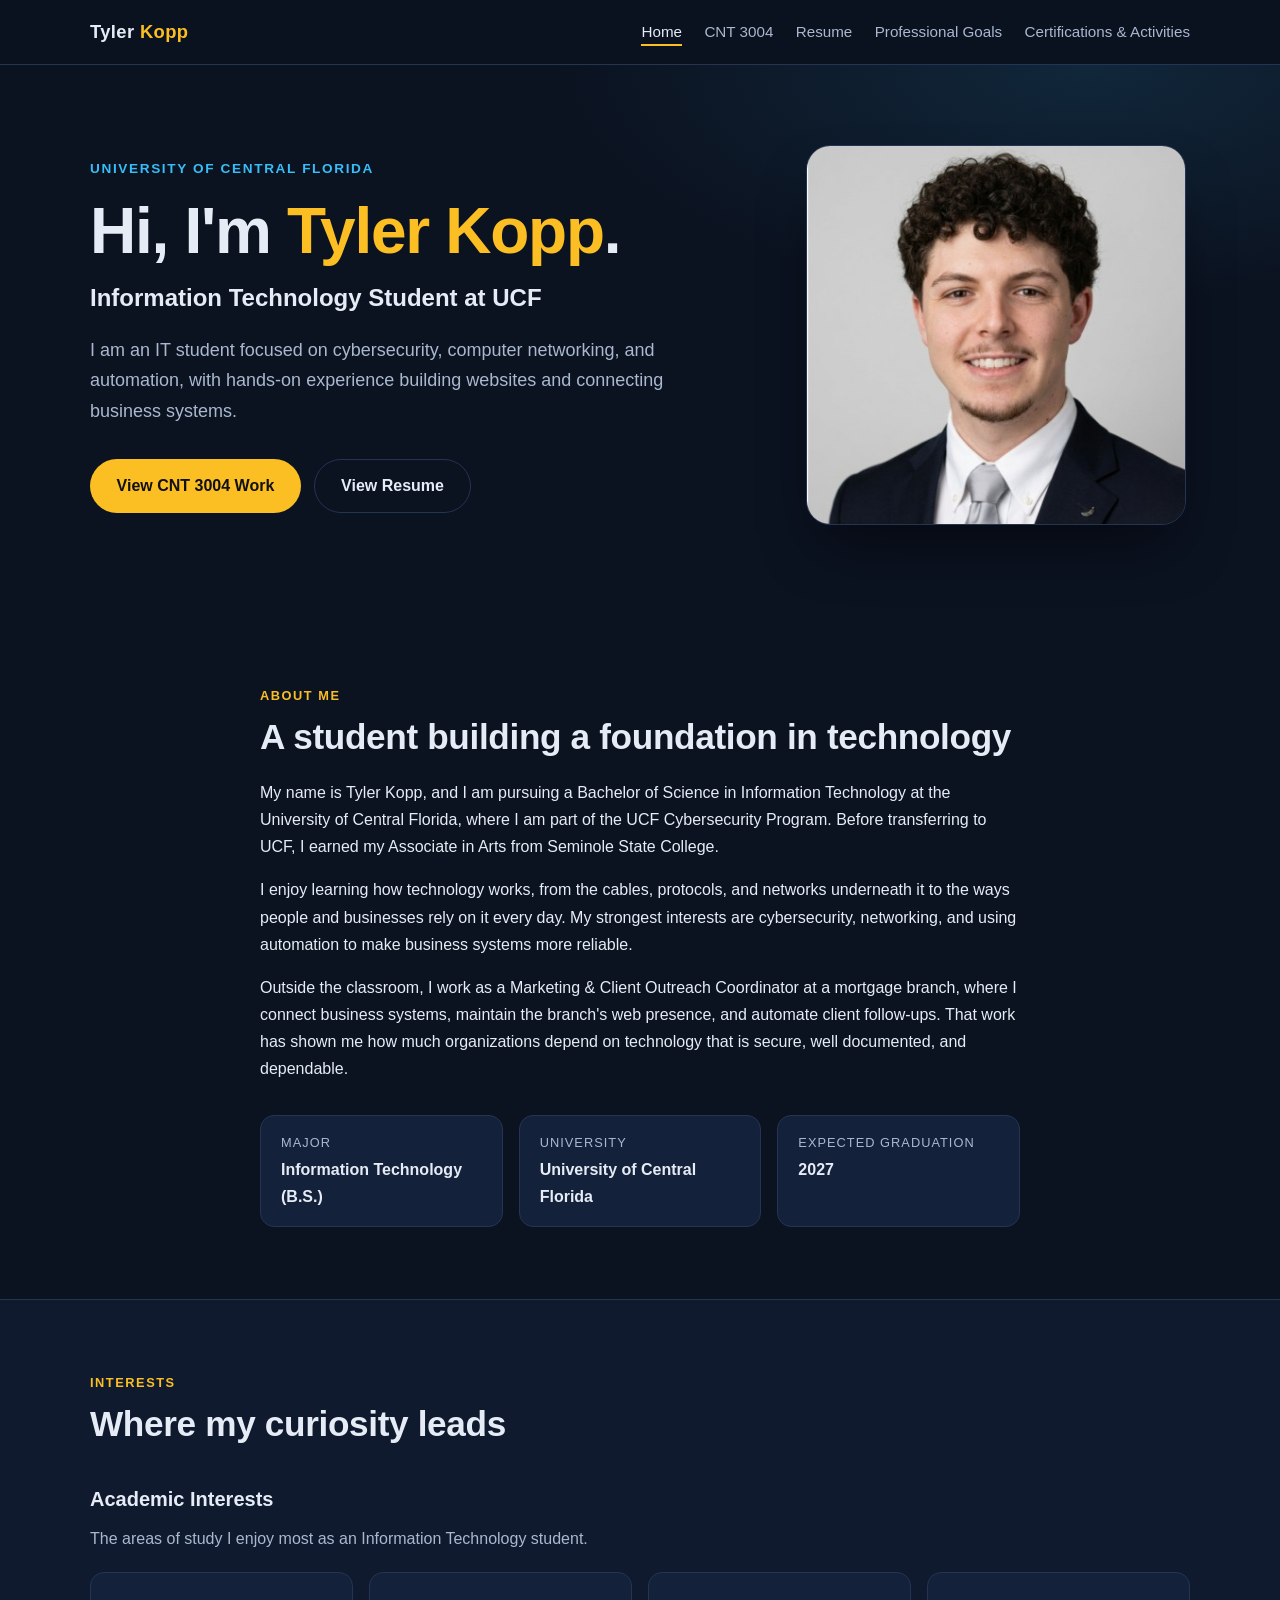
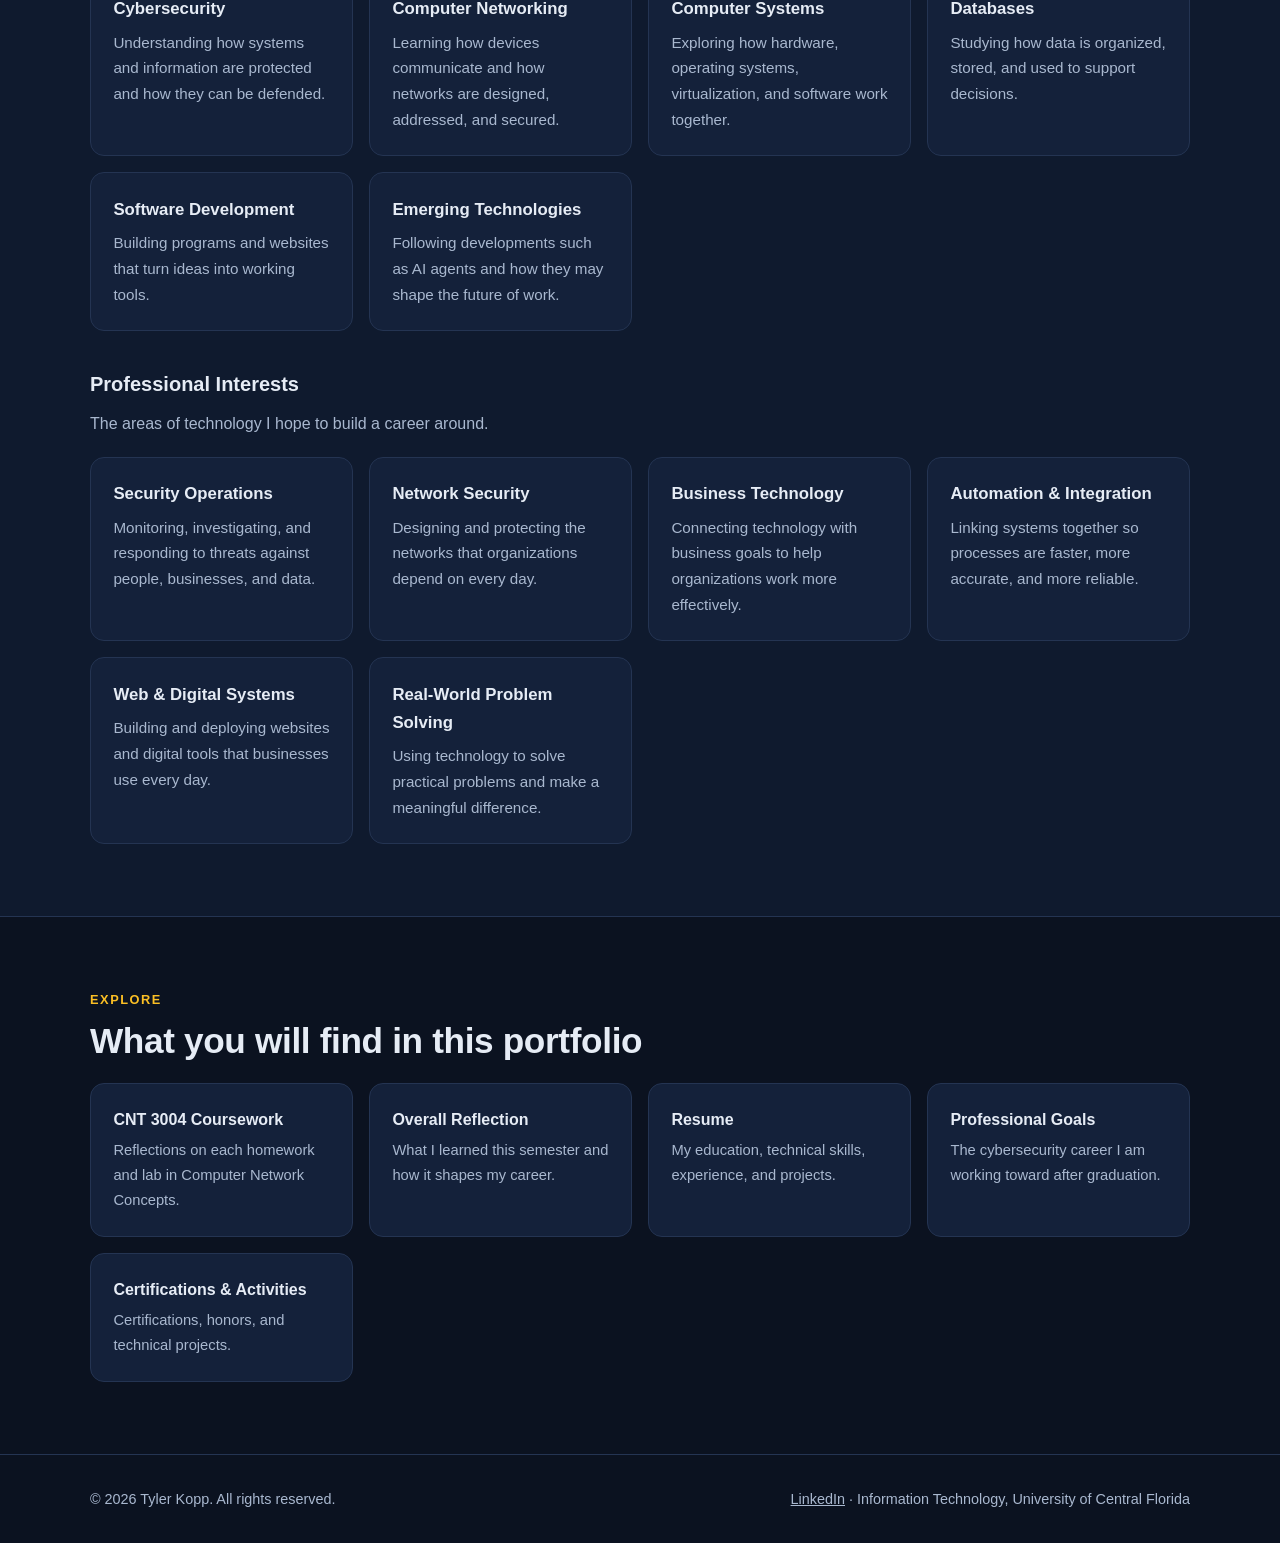
<file: index.html>
<!DOCTYPE html>
<html lang="en">
<head>
  <meta charset="UTF-8">
  <meta name="viewport" content="width=device-width, initial-scale=1.0">
  <title>Tyler Kopp | Information Technology Student at UCF</title>
  <meta name="description" content="The professional e-Portfolio of Tyler Kopp, an Information Technology student at the University of Central Florida focused on cybersecurity, networking, and automation.">
  <meta name="theme-color" content="#0b1220">
  <meta property="og:title" content="Tyler Kopp | e-Portfolio">
  <meta property="og:description" content="Information Technology student at UCF focused on cybersecurity, networking, and automation.">
  <meta property="og:image" content="images/tyler-profile.jpg">
  <link rel="icon" href="data:image/svg+xml,%3Csvg xmlns='http://www.w3.org/2000/svg' viewBox='0 0 64 64'%3E%3Crect width='64' height='64' rx='14' fill='%230b1220'/%3E%3Ctext x='50%25' y='56%25' text-anchor='middle' dominant-baseline='middle' font-family='Arial' font-weight='700' font-size='30' fill='%23fbbf24'%3ETK%3C/text%3E%3C/svg%3E">
  <link rel="stylesheet" href="style.css">
</head>
<body>
  <a class="skip-link" href="#main">Skip to main content</a>

  <header class="site-header">
    <nav class="nav container" aria-label="Main navigation">
      <a class="nav-brand" href="index.html">Tyler <span>Kopp</span></a>
      <button class="nav-toggle" type="button" aria-expanded="false" aria-controls="nav-links">Menu</button>
      <ul class="nav-links" id="nav-links">
        <li><a href="index.html" aria-current="page">Home</a></li>
        <li><a href="cnt3004.html">CNT 3004</a></li>
        <li><a href="resume.html">Resume</a></li>
        <li><a href="goals.html">Professional Goals</a></li>
        <li><a href="certifications.html">Certifications &amp; Activities</a></li>
      </ul>
    </nav>
  </header>

  <main id="main">
    <section class="hero" id="home">
      <div class="container hero-grid">
        <div class="hero-text">
          <p class="eyebrow">University of Central Florida</p>
          <h1>Hi, I'm <span class="accent">Tyler Kopp</span>.</h1>
          <p class="headline">Information Technology Student at UCF</p>
          <p class="lead">I am an IT student focused on cybersecurity, computer networking, and automation, with hands-on experience building websites and connecting business systems.</p>
          <div class="hero-actions">
            <a class="btn btn-primary" href="cnt3004.html">View CNT 3004 Work</a>
            <a class="btn btn-secondary" href="resume.html">View Resume</a>
          </div>
        </div>
        <figure class="hero-photo">
          <div class="photo-frame">
            <img src="images/tyler-profile.jpg" alt="Professional headshot of Tyler Kopp wearing a navy suit and silver tie" width="400" height="400" fetchpriority="high">
          </div>
        </figure>
      </div>
    </section>

    <section class="section" id="about">
      <div class="container narrow">
        <p class="section-label">About Me</p>
        <h2>A student building a foundation in technology</h2>
        <p>My name is Tyler Kopp, and I am pursuing a Bachelor of Science in Information Technology at the University of Central Florida, where I am part of the UCF Cybersecurity Program. Before transferring to UCF, I earned my Associate in Arts from Seminole State College.</p>
        <p>I enjoy learning how technology works, from the cables, protocols, and networks underneath it to the ways people and businesses rely on it every day. My strongest interests are cybersecurity, networking, and using automation to make business systems more reliable.</p>
        <p>Outside the classroom, I work as a Marketing &amp; Client Outreach Coordinator at a mortgage branch, where I connect business systems, maintain the branch's web presence, and automate client follow-ups. That work has shown me how much organizations depend on technology that is secure, well documented, and dependable.</p>

        <dl class="facts">
          <div>
            <dt>Major</dt>
            <dd>Information Technology (B.S.)</dd>
          </div>
          <div>
            <dt>University</dt>
            <dd>University of Central Florida</dd>
          </div>
          <div>
            <dt>Expected Graduation</dt>
            <dd>2027</dd>
          </div>
        </dl>
      </div>
    </section>

    <section class="section section-alt" id="interests">
      <div class="container">
        <p class="section-label">Interests</p>
        <h2>Where my curiosity leads</h2>

        <h3 class="subhead">Academic Interests</h3>
        <p class="sub-intro">The areas of study I enjoy most as an Information Technology student.</p>
        <ul class="card-grid">
          <li class="card">
            <h4>Cybersecurity</h4>
            <p>Understanding how systems and information are protected and how they can be defended.</p>
          </li>
          <li class="card">
            <h4>Computer Networking</h4>
            <p>Learning how devices communicate and how networks are designed, addressed, and secured.</p>
          </li>
          <li class="card">
            <h4>Computer Systems</h4>
            <p>Exploring how hardware, operating systems, virtualization, and software work together.</p>
          </li>
          <li class="card">
            <h4>Databases</h4>
            <p>Studying how data is organized, stored, and used to support decisions.</p>
          </li>
          <li class="card">
            <h4>Software Development</h4>
            <p>Building programs and websites that turn ideas into working tools.</p>
          </li>
          <li class="card">
            <h4>Emerging Technologies</h4>
            <p>Following developments such as AI agents and how they may shape the future of work.</p>
          </li>
        </ul>

        <h3 class="subhead">Professional Interests</h3>
        <p class="sub-intro">The areas of technology I hope to build a career around.</p>
        <ul class="card-grid">
          <li class="card">
            <h4>Security Operations</h4>
            <p>Monitoring, investigating, and responding to threats against people, businesses, and data.</p>
          </li>
          <li class="card">
            <h4>Network Security</h4>
            <p>Designing and protecting the networks that organizations depend on every day.</p>
          </li>
          <li class="card">
            <h4>Business Technology</h4>
            <p>Connecting technology with business goals to help organizations work more effectively.</p>
          </li>
          <li class="card">
            <h4>Automation &amp; Integration</h4>
            <p>Linking systems together so processes are faster, more accurate, and more reliable.</p>
          </li>
          <li class="card">
            <h4>Web &amp; Digital Systems</h4>
            <p>Building and deploying websites and digital tools that businesses use every day.</p>
          </li>
          <li class="card">
            <h4>Real-World Problem Solving</h4>
            <p>Using technology to solve practical problems and make a meaningful difference.</p>
          </li>
        </ul>
      </div>
    </section>

    <section class="section" id="explore">
      <div class="container">
        <p class="section-label">Explore</p>
        <h2>What you will find in this portfolio</h2>
        <ul class="quick-links">
          <li><a href="cnt3004.html"><strong>CNT 3004 Coursework</strong><span>Reflections on each homework and lab in Computer Network Concepts.</span></a></li>
          <li><a href="cnt3004.html#overall-reflection"><strong>Overall Reflection</strong><span>What I learned this semester and how it shapes my career.</span></a></li>
          <li><a href="resume.html"><strong>Resume</strong><span>My education, technical skills, experience, and projects.</span></a></li>
          <li><a href="goals.html"><strong>Professional Goals</strong><span>The cybersecurity career I am working toward after graduation.</span></a></li>
          <li><a href="certifications.html"><strong>Certifications &amp; Activities</strong><span>Certifications, honors, and technical projects.</span></a></li>
        </ul>
      </div>
    </section>
  </main>

  <footer class="site-footer">
    <div class="container footer-inner">
      <p>&copy; <span id="year">2026</span> Tyler Kopp. All rights reserved.</p>
      <p><a href="https://www.linkedin.com/in/tylerkopp2" target="_blank" rel="noopener">LinkedIn</a> &middot; Information Technology, University of Central Florida</p>
    </div>
  </footer>

  <script src="script.js"></script>
</body>
</html>
</file>
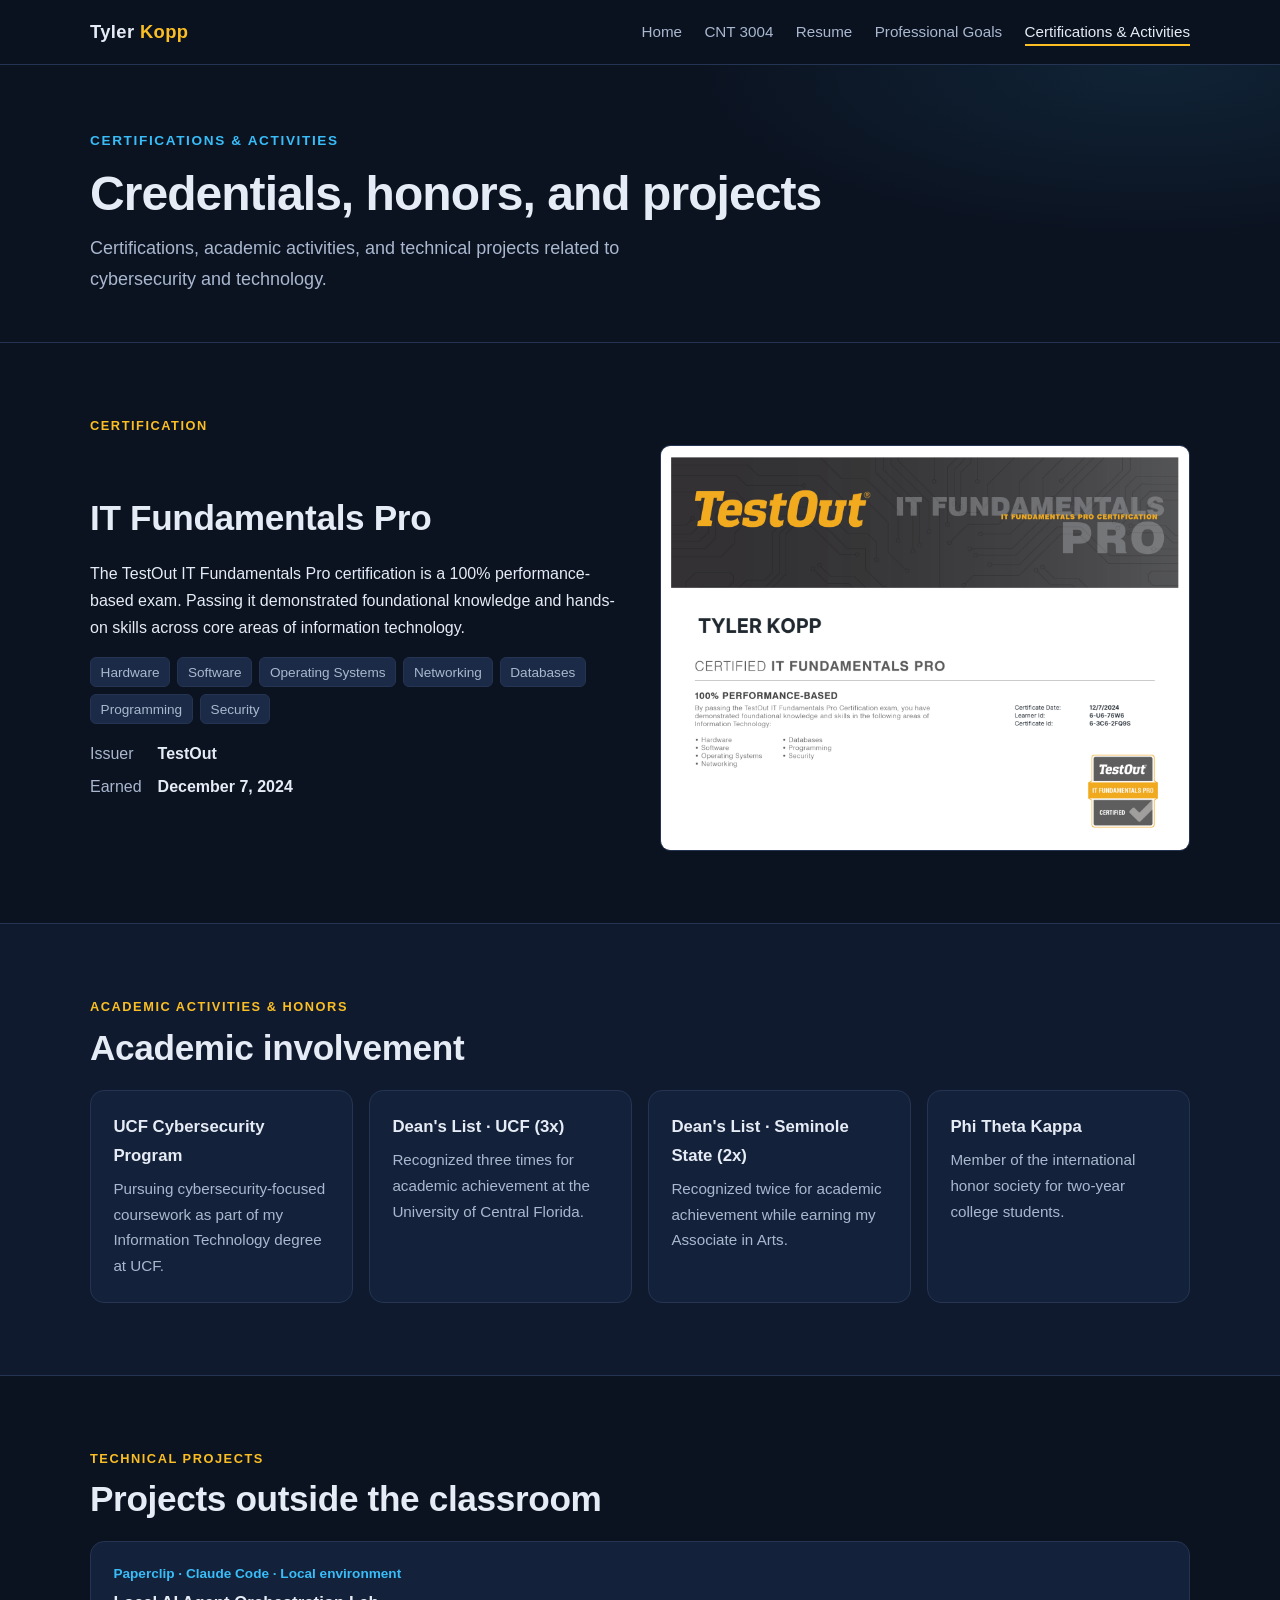
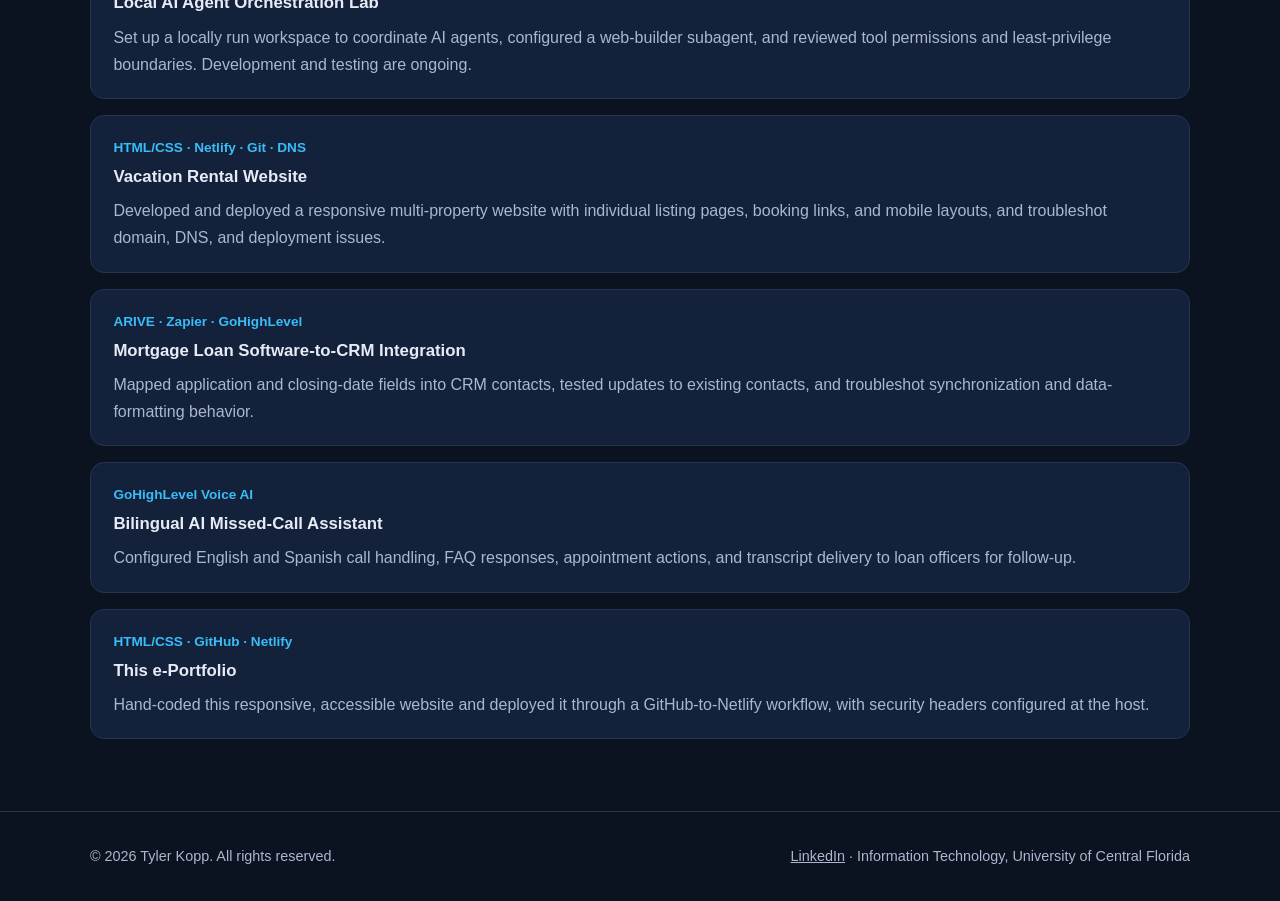
<file: certifications.html>
<!DOCTYPE html>
<html lang="en">
<head>
  <meta charset="UTF-8">
  <meta name="viewport" content="width=device-width, initial-scale=1.0">
  <title>Certifications &amp; Activities | Tyler Kopp</title>
  <meta name="description" content="Certifications, honors, and technical projects of Tyler Kopp.">
  <meta name="theme-color" content="#0b1220">
  <link rel="icon" href="data:image/svg+xml,%3Csvg xmlns='http://www.w3.org/2000/svg' viewBox='0 0 64 64'%3E%3Crect width='64' height='64' rx='14' fill='%230b1220'/%3E%3Ctext x='50%25' y='56%25' text-anchor='middle' dominant-baseline='middle' font-family='Arial' font-weight='700' font-size='30' fill='%23fbbf24'%3ETK%3C/text%3E%3C/svg%3E">
  <link rel="stylesheet" href="style.css">
</head>
<body>
  <a class="skip-link" href="#main">Skip to main content</a>

  <header class="site-header">
    <nav class="nav container" aria-label="Main navigation">
      <a class="nav-brand" href="index.html">Tyler <span>Kopp</span></a>
      <button class="nav-toggle" type="button" aria-expanded="false" aria-controls="nav-links">Menu</button>
      <ul class="nav-links" id="nav-links">
        <li><a href="index.html">Home</a></li>
        <li><a href="cnt3004.html">CNT 3004</a></li>
        <li><a href="resume.html">Resume</a></li>
        <li><a href="goals.html">Professional Goals</a></li>
        <li><a href="certifications.html" aria-current="page">Certifications &amp; Activities</a></li>
      </ul>
    </nav>
  </header>

  <main id="main">
    <section class="page-hero">
      <div class="container">
        <p class="eyebrow">Certifications &amp; Activities</p>
        <h1>Credentials, honors, and projects</h1>
        <p class="lead">Certifications, academic activities, and technical projects related to cybersecurity and technology.</p>
      </div>
    </section>

    <section class="section">
      <div class="container">
        <p class="section-label">Certification</p>
        <div class="cert">
          <div>
            <h2>IT Fundamentals Pro</h2>
            <p>The TestOut IT Fundamentals Pro certification is a 100% performance-based exam. Passing it demonstrated foundational knowledge and hands-on skills across core areas of information technology.</p>
            <ul class="tags">
              <li>Hardware</li><li>Software</li><li>Operating Systems</li><li>Networking</li><li>Databases</li><li>Programming</li><li>Security</li>
            </ul>
            <dl>
              <dt>Issuer</dt><dd>TestOut</dd>
              <dt>Earned</dt><dd>December 7, 2024</dd>
            </dl>
          </div>
          <figure class="m0">
            <img src="images/it-fundamentals-pro-certificate.png" alt="TestOut IT Fundamentals Pro certificate awarded to Tyler Kopp on December 7, 2024" width="797" height="610" loading="lazy">
          </figure>
        </div>
      </div>
    </section>

    <section class="section section-alt">
      <div class="container">
        <p class="section-label">Academic Activities &amp; Honors</p>
        <h2>Academic involvement</h2>
        <ul class="card-grid">
          <li class="card">
            <h4>UCF Cybersecurity Program</h4>
            <p>Pursuing cybersecurity-focused coursework as part of my Information Technology degree at UCF.</p>
          </li>
          <li class="card">
            <h4>Dean's List &middot; UCF (3x)</h4>
            <p>Recognized three times for academic achievement at the University of Central Florida.</p>
          </li>
          <li class="card">
            <h4>Dean's List &middot; Seminole State (2x)</h4>
            <p>Recognized twice for academic achievement while earning my Associate in Arts.</p>
          </li>
          <li class="card">
            <h4>Phi Theta Kappa</h4>
            <p>Member of the international honor society for two-year college students.</p>
          </li>
        </ul>
      </div>
    </section>

    <section class="section">
      <div class="container">
        <p class="section-label">Technical Projects</p>
        <h2>Projects outside the classroom</h2>
        <ul class="timeline">
          <li>
            <p class="meta">Paperclip &middot; Claude Code &middot; Local environment</p>
            <h4>Local AI Agent Orchestration Lab</h4>
            <p>Set up a locally run workspace to coordinate AI agents, configured a web-builder subagent, and reviewed tool permissions and least-privilege boundaries. Development and testing are ongoing.</p>
          </li>
          <li>
            <p class="meta">HTML/CSS &middot; Netlify &middot; Git &middot; DNS</p>
            <h4>Vacation Rental Website</h4>
            <p>Developed and deployed a responsive multi-property website with individual listing pages, booking links, and mobile layouts, and troubleshot domain, DNS, and deployment issues.</p>
          </li>
          <li>
            <p class="meta">ARIVE &middot; Zapier &middot; GoHighLevel</p>
            <h4>Mortgage Loan Software-to-CRM Integration</h4>
            <p>Mapped application and closing-date fields into CRM contacts, tested updates to existing contacts, and troubleshot synchronization and data-formatting behavior.</p>
          </li>
          <li>
            <p class="meta">GoHighLevel Voice AI</p>
            <h4>Bilingual AI Missed-Call Assistant</h4>
            <p>Configured English and Spanish call handling, FAQ responses, appointment actions, and transcript delivery to loan officers for follow-up.</p>
          </li>
          <li>
            <p class="meta">HTML/CSS &middot; GitHub &middot; Netlify</p>
            <h4>This e-Portfolio</h4>
            <p>Hand-coded this responsive, accessible website and deployed it through a GitHub-to-Netlify workflow, with security headers configured at the host.</p>
          </li>
        </ul>
      </div>
    </section>
  </main>

  <footer class="site-footer">
    <div class="container footer-inner">
      <p>&copy; <span id="year">2026</span> Tyler Kopp. All rights reserved.</p>
      <p><a href="https://www.linkedin.com/in/tylerkopp2" target="_blank" rel="noopener">LinkedIn</a> &middot; Information Technology, University of Central Florida</p>
    </div>
  </footer>

  <script src="script.js"></script>
</body>
</html>
</file>
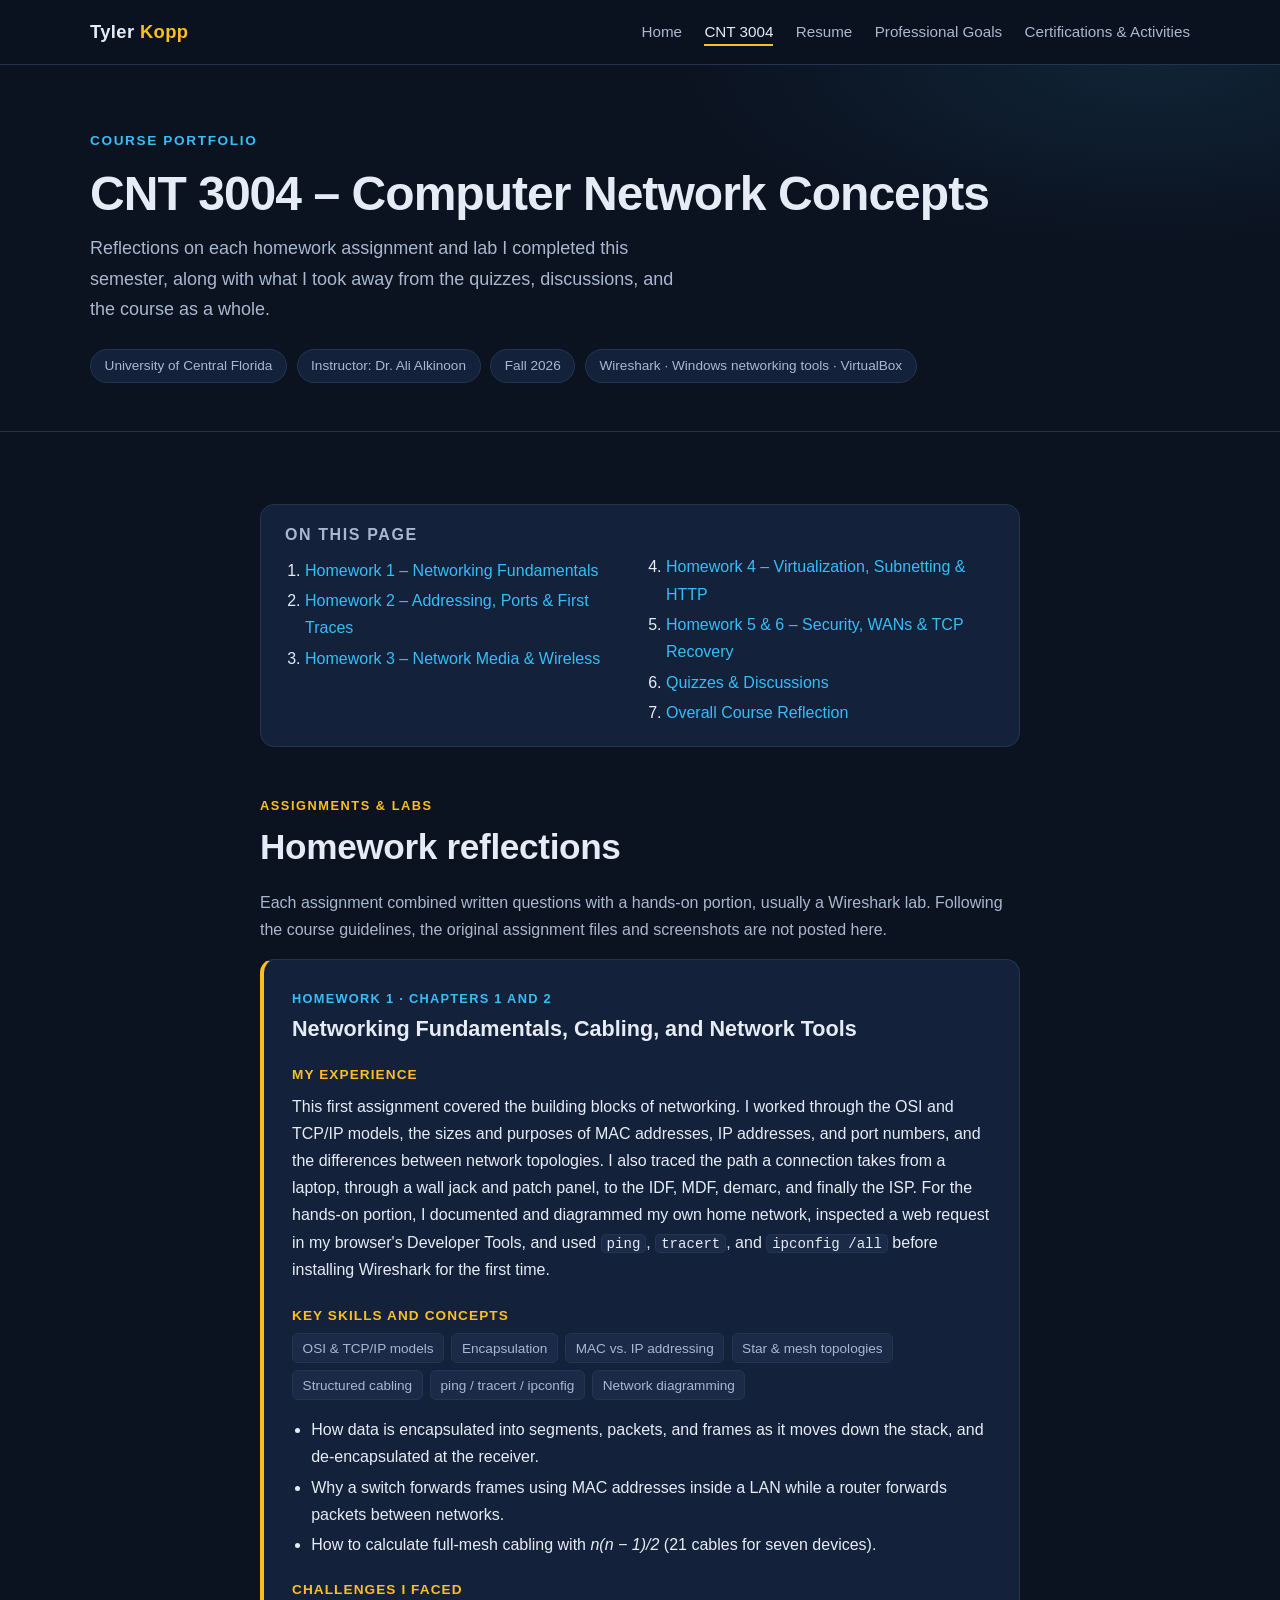
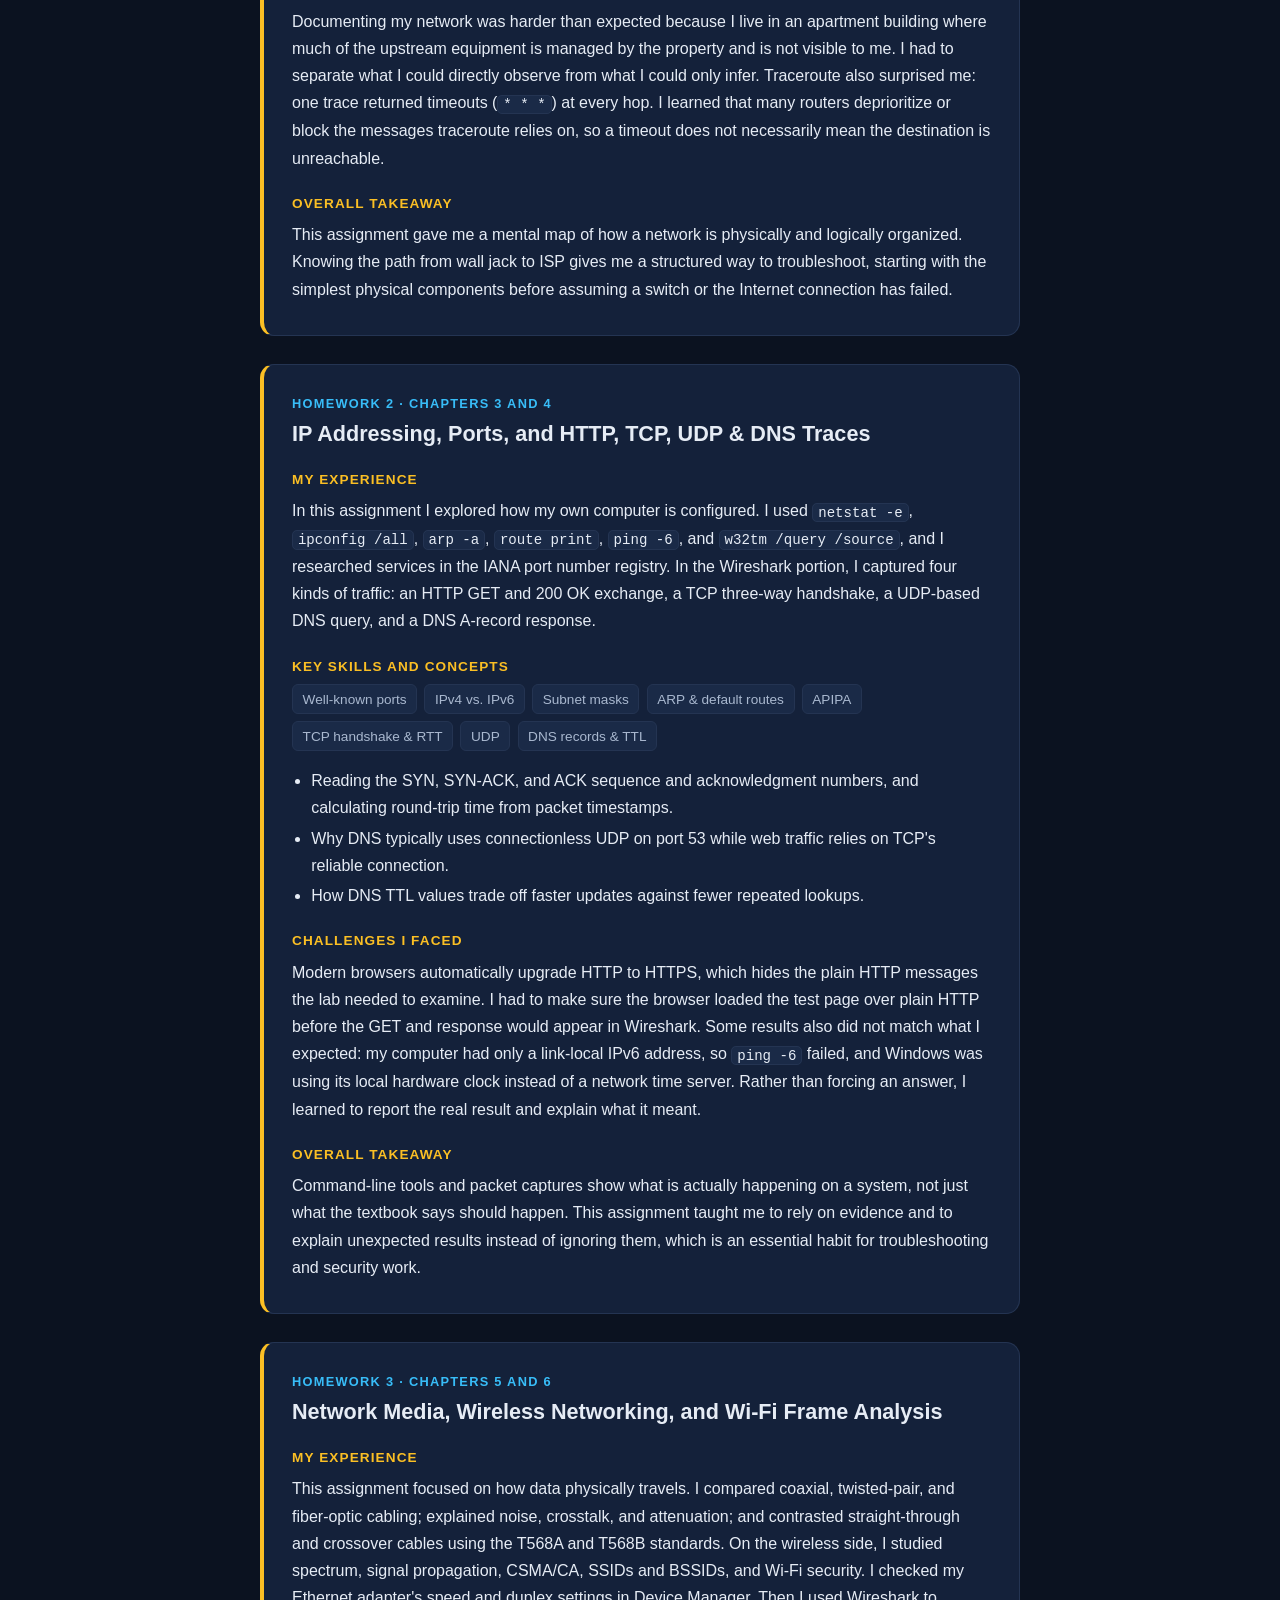
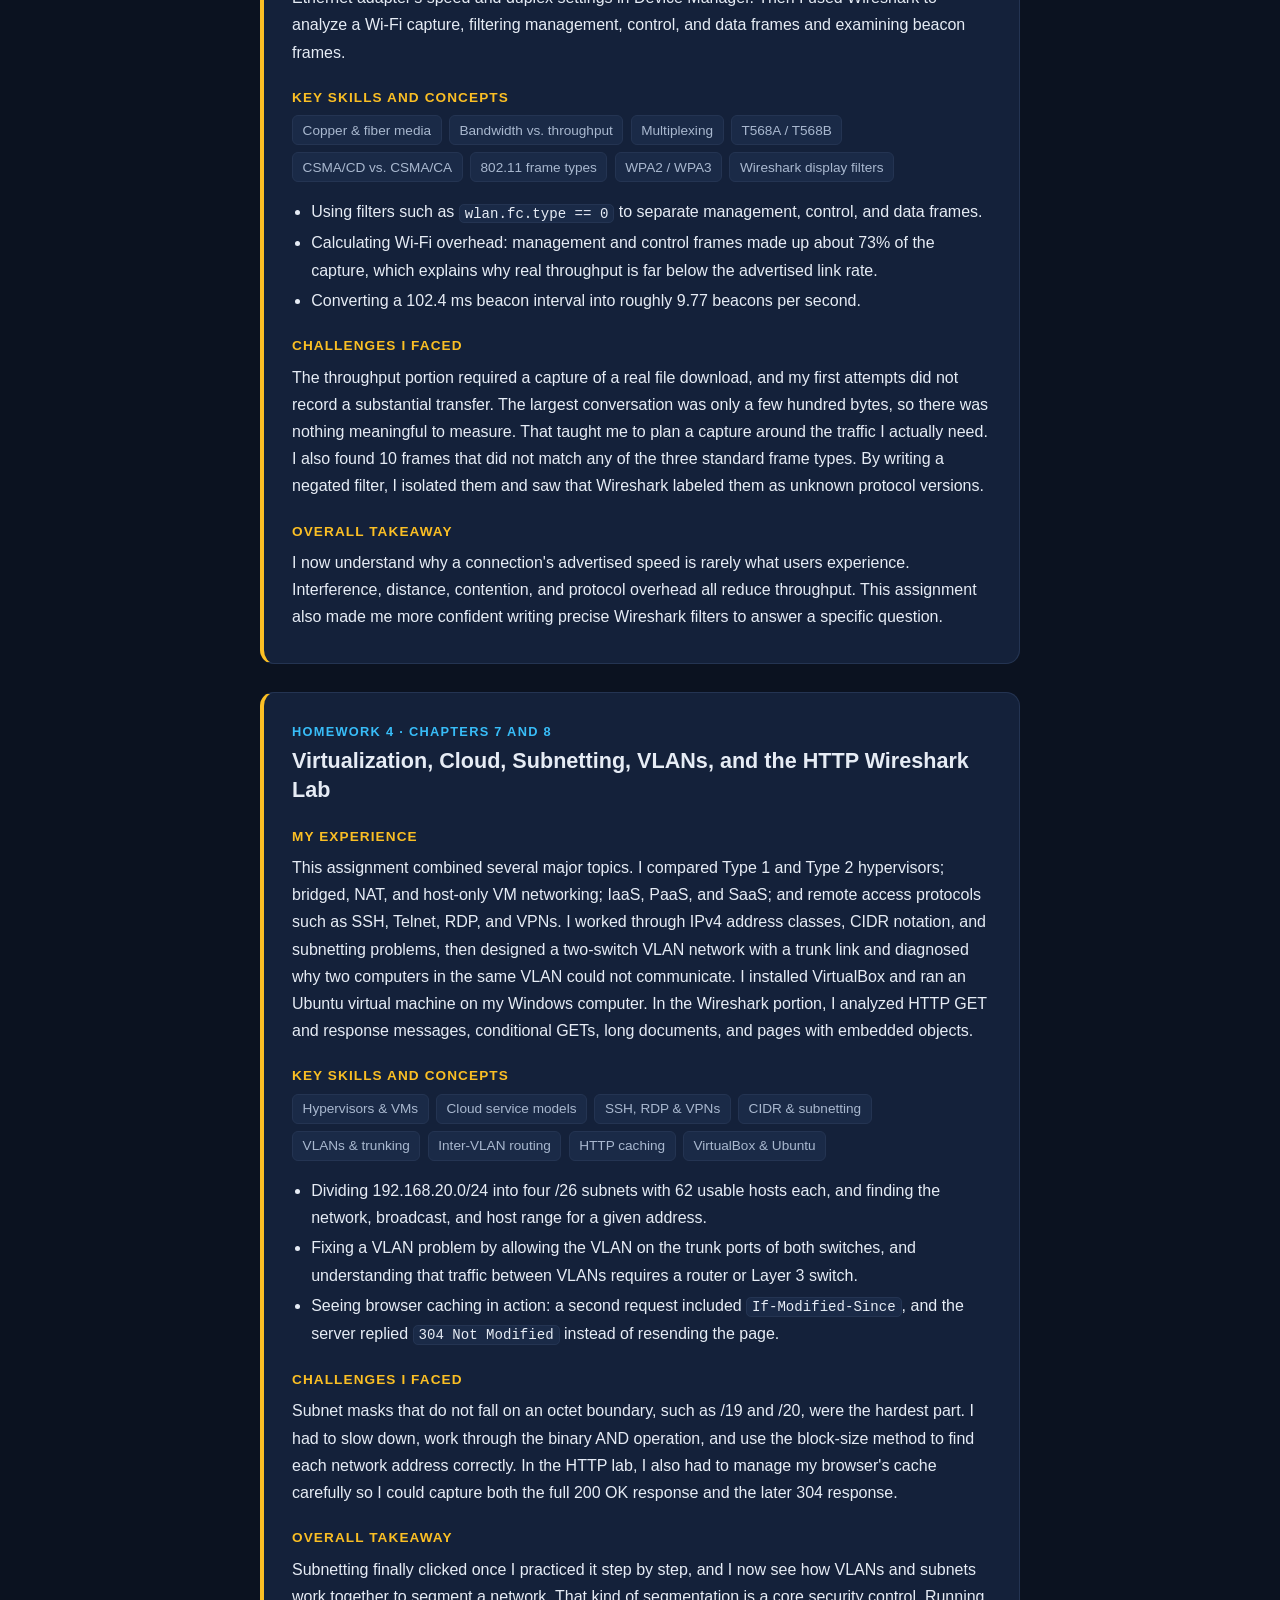
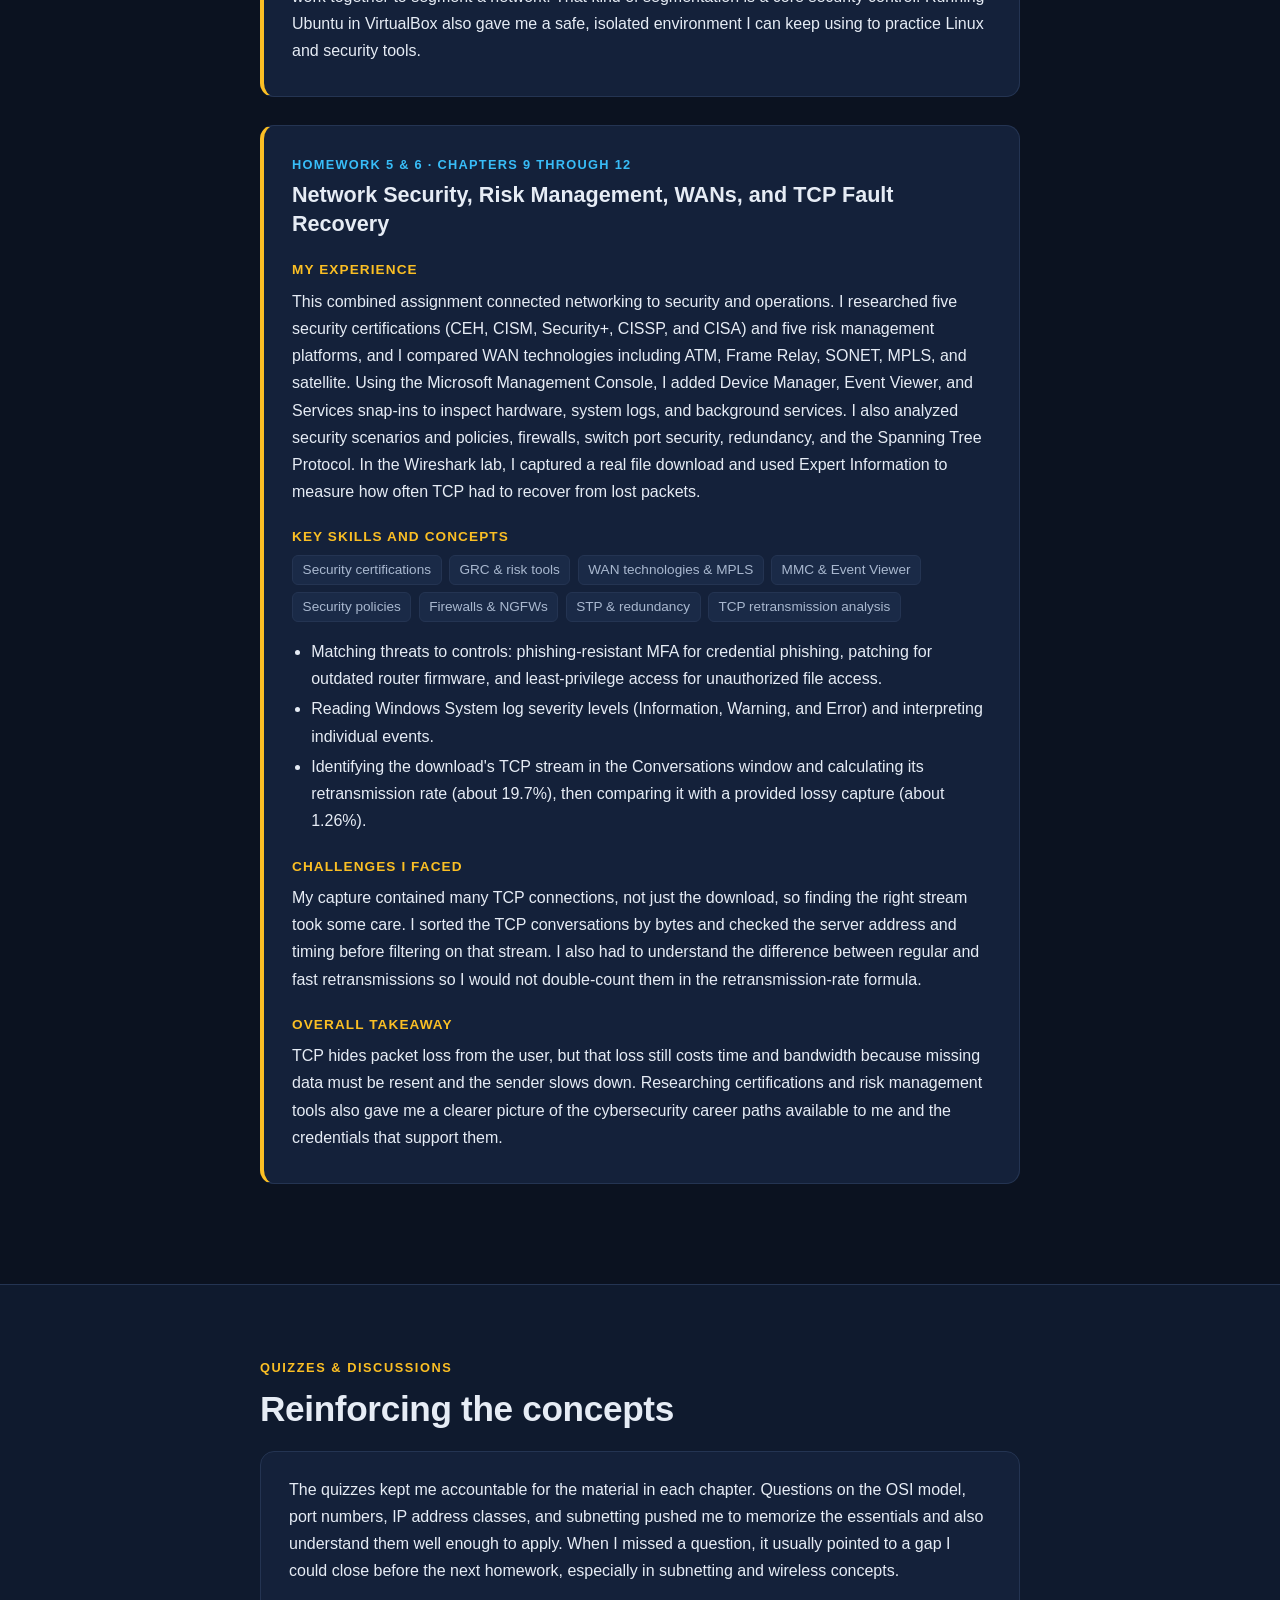
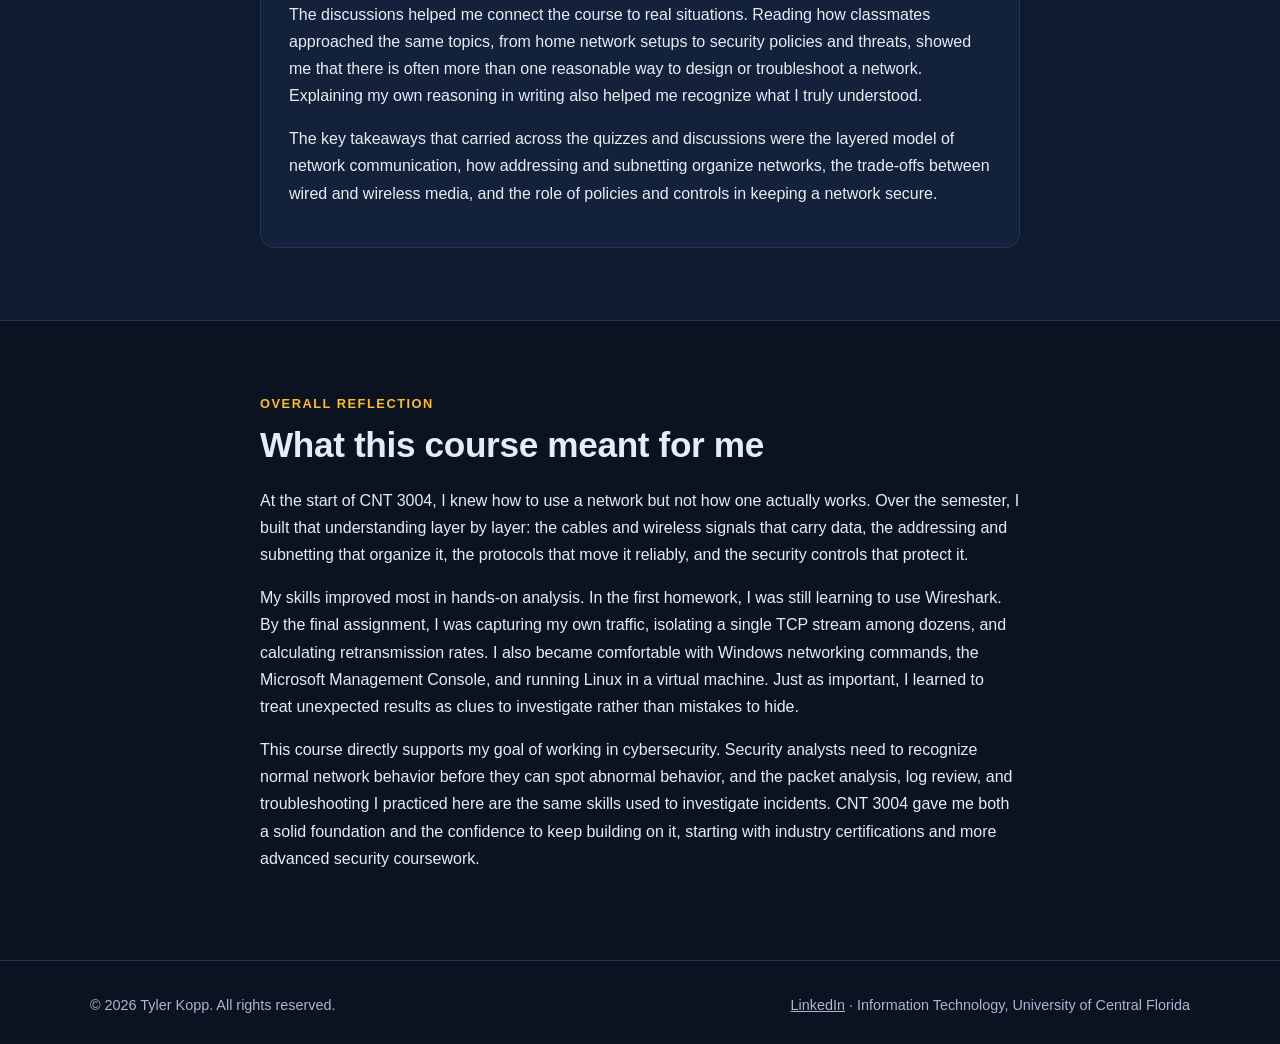
<file: cnt3004.html>
<!DOCTYPE html>
<html lang="en">
<head>
  <meta charset="UTF-8">
  <meta name="viewport" content="width=device-width, initial-scale=1.0">
  <title>CNT 3004 – Computer Network Concepts | Tyler Kopp</title>
  <meta name="description" content="Tyler Kopp's reflections on the homework, labs, quizzes, and discussions in CNT 3004 – Computer Network Concepts at the University of Central Florida.">
  <meta name="theme-color" content="#0b1220">
  <link rel="icon" href="data:image/svg+xml,%3Csvg xmlns='http://www.w3.org/2000/svg' viewBox='0 0 64 64'%3E%3Crect width='64' height='64' rx='14' fill='%230b1220'/%3E%3Ctext x='50%25' y='56%25' text-anchor='middle' dominant-baseline='middle' font-family='Arial' font-weight='700' font-size='30' fill='%23fbbf24'%3ETK%3C/text%3E%3C/svg%3E">
  <link rel="stylesheet" href="style.css">
</head>
<body>
  <a class="skip-link" href="#main">Skip to main content</a>

  <header class="site-header">
    <nav class="nav container" aria-label="Main navigation">
      <a class="nav-brand" href="index.html">Tyler <span>Kopp</span></a>
      <button class="nav-toggle" type="button" aria-expanded="false" aria-controls="nav-links">Menu</button>
      <ul class="nav-links" id="nav-links">
        <li><a href="index.html">Home</a></li>
        <li><a href="cnt3004.html" aria-current="page">CNT 3004</a></li>
        <li><a href="resume.html">Resume</a></li>
        <li><a href="goals.html">Professional Goals</a></li>
        <li><a href="certifications.html">Certifications &amp; Activities</a></li>
      </ul>
    </nav>
  </header>

  <main id="main">
    <section class="page-hero">
      <div class="container">
        <p class="eyebrow">Course Portfolio</p>
        <h1>CNT 3004 – Computer Network Concepts</h1>
        <p class="lead">Reflections on each homework assignment and lab I completed this semester, along with what I took away from the quizzes, discussions, and the course as a whole.</p>
        <div class="course-meta">
          <span class="chip">University of Central Florida</span>
          <span class="chip">Instructor: Dr. Ali Alkinoon</span>
          <span class="chip">Fall 2026</span>
          <span class="chip">Wireshark &middot; Windows networking tools &middot; VirtualBox</span>
        </div>
      </div>
    </section>

    <section class="section">
      <div class="container narrow">
        <nav class="toc" aria-label="On this page">
          <h2>On this page</h2>
          <ol>
            <li><a href="#hw1">Homework 1 – Networking Fundamentals</a></li>
            <li><a href="#hw2">Homework 2 – Addressing, Ports &amp; First Traces</a></li>
            <li><a href="#hw3">Homework 3 – Network Media &amp; Wireless</a></li>
            <li><a href="#hw4">Homework 4 – Virtualization, Subnetting &amp; HTTP</a></li>
            <li><a href="#hw56">Homework 5 &amp; 6 – Security, WANs &amp; TCP Recovery</a></li>
            <li><a href="#quizzes-discussions">Quizzes &amp; Discussions</a></li>
            <li><a href="#overall-reflection">Overall Course Reflection</a></li>
          </ol>
        </nav>

        <p class="section-label">Assignments &amp; Labs</p>
        <h2>Homework reflections</h2>
        <p class="muted">Each assignment combined written questions with a hands-on portion, usually a Wireshark lab. Following the course guidelines, the original assignment files and screenshots are not posted here.</p>

        <!-- Homework 1 -->
        <article class="reflection" id="hw1">
          <header>
            <p class="kicker">Homework 1 &middot; Chapters 1 and 2</p>
            <h3>Networking Fundamentals, Cabling, and Network Tools</h3>
          </header>

          <h4>My experience</h4>
          <p>This first assignment covered the building blocks of networking. I worked through the OSI and TCP/IP models, the sizes and purposes of MAC addresses, IP addresses, and port numbers, and the differences between network topologies. I also traced the path a connection takes from a laptop, through a wall jack and patch panel, to the IDF, MDF, demarc, and finally the ISP. For the hands-on portion, I documented and diagrammed my own home network, inspected a web request in my browser's Developer Tools, and used <code>ping</code>, <code>tracert</code>, and <code>ipconfig /all</code> before installing Wireshark for the first time.</p>

          <h4>Key skills and concepts</h4>
          <ul class="tags">
            <li>OSI &amp; TCP/IP models</li><li>Encapsulation</li><li>MAC vs. IP addressing</li><li>Star &amp; mesh topologies</li><li>Structured cabling</li><li>ping / tracert / ipconfig</li><li>Network diagramming</li>
          </ul>
          <ul>
            <li>How data is encapsulated into segments, packets, and frames as it moves down the stack, and de-encapsulated at the receiver.</li>
            <li>Why a switch forwards frames using MAC addresses inside a LAN while a router forwards packets between networks.</li>
            <li>How to calculate full-mesh cabling with <em>n(n&nbsp;&minus;&nbsp;1)/2</em> (21 cables for seven devices).</li>
          </ul>

          <h4>Challenges I faced</h4>
          <p>Documenting my network was harder than expected because I live in an apartment building where much of the upstream equipment is managed by the property and is not visible to me. I had to separate what I could directly observe from what I could only infer. Traceroute also surprised me: one trace returned timeouts (<code>* * *</code>) at every hop. I learned that many routers deprioritize or block the messages traceroute relies on, so a timeout does not necessarily mean the destination is unreachable.</p>

          <h4>Overall takeaway</h4>
          <p>This assignment gave me a mental map of how a network is physically and logically organized. Knowing the path from wall jack to ISP gives me a structured way to troubleshoot, starting with the simplest physical components before assuming a switch or the Internet connection has failed.</p>
        </article>

        <!-- Homework 2 -->
        <article class="reflection" id="hw2">
          <header>
            <p class="kicker">Homework 2 &middot; Chapters 3 and 4</p>
            <h3>IP Addressing, Ports, and HTTP, TCP, UDP &amp; DNS Traces</h3>
          </header>

          <h4>My experience</h4>
          <p>In this assignment I explored how my own computer is configured. I used <code>netstat -e</code>, <code>ipconfig /all</code>, <code>arp -a</code>, <code>route print</code>, <code>ping -6</code>, and <code>w32tm /query /source</code>, and I researched services in the IANA port number registry. In the Wireshark portion, I captured four kinds of traffic: an HTTP GET and 200 OK exchange, a TCP three-way handshake, a UDP-based DNS query, and a DNS A-record response.</p>

          <h4>Key skills and concepts</h4>
          <ul class="tags">
            <li>Well-known ports</li><li>IPv4 vs. IPv6</li><li>Subnet masks</li><li>ARP &amp; default routes</li><li>APIPA</li><li>TCP handshake &amp; RTT</li><li>UDP</li><li>DNS records &amp; TTL</li>
          </ul>
          <ul>
            <li>Reading the SYN, SYN-ACK, and ACK sequence and acknowledgment numbers, and calculating round-trip time from packet timestamps.</li>
            <li>Why DNS typically uses connectionless UDP on port 53 while web traffic relies on TCP's reliable connection.</li>
            <li>How DNS TTL values trade off faster updates against fewer repeated lookups.</li>
          </ul>

          <h4>Challenges I faced</h4>
          <p>Modern browsers automatically upgrade HTTP to HTTPS, which hides the plain HTTP messages the lab needed to examine. I had to make sure the browser loaded the test page over plain HTTP before the GET and response would appear in Wireshark. Some results also did not match what I expected: my computer had only a link-local IPv6 address, so <code>ping -6</code> failed, and Windows was using its local hardware clock instead of a network time server. Rather than forcing an answer, I learned to report the real result and explain what it meant.</p>

          <h4>Overall takeaway</h4>
          <p>Command-line tools and packet captures show what is actually happening on a system, not just what the textbook says should happen. This assignment taught me to rely on evidence and to explain unexpected results instead of ignoring them, which is an essential habit for troubleshooting and security work.</p>
        </article>

        <!-- Homework 3 -->
        <article class="reflection" id="hw3">
          <header>
            <p class="kicker">Homework 3 &middot; Chapters 5 and 6</p>
            <h3>Network Media, Wireless Networking, and Wi-Fi Frame Analysis</h3>
          </header>

          <h4>My experience</h4>
          <p>This assignment focused on how data physically travels. I compared coaxial, twisted-pair, and fiber-optic cabling; explained noise, crosstalk, and attenuation; and contrasted straight-through and crossover cables using the T568A and T568B standards. On the wireless side, I studied spectrum, signal propagation, CSMA/CA, SSIDs and BSSIDs, and Wi-Fi security. I checked my Ethernet adapter's speed and duplex settings in Device Manager. Then I used Wireshark to analyze a Wi-Fi capture, filtering management, control, and data frames and examining beacon frames.</p>

          <h4>Key skills and concepts</h4>
          <ul class="tags">
            <li>Copper &amp; fiber media</li><li>Bandwidth vs. throughput</li><li>Multiplexing</li><li>T568A / T568B</li><li>CSMA/CD vs. CSMA/CA</li><li>802.11 frame types</li><li>WPA2 / WPA3</li><li>Wireshark display filters</li>
          </ul>
          <ul>
            <li>Using filters such as <code>wlan.fc.type == 0</code> to separate management, control, and data frames.</li>
            <li>Calculating Wi-Fi overhead: management and control frames made up about 73% of the capture, which explains why real throughput is far below the advertised link rate.</li>
            <li>Converting a 102.4&nbsp;ms beacon interval into roughly 9.77 beacons per second.</li>
          </ul>

          <h4>Challenges I faced</h4>
          <p>The throughput portion required a capture of a real file download, and my first attempts did not record a substantial transfer. The largest conversation was only a few hundred bytes, so there was nothing meaningful to measure. That taught me to plan a capture around the traffic I actually need. I also found 10 frames that did not match any of the three standard frame types. By writing a negated filter, I isolated them and saw that Wireshark labeled them as unknown protocol versions.</p>

          <h4>Overall takeaway</h4>
          <p>I now understand why a connection's advertised speed is rarely what users experience. Interference, distance, contention, and protocol overhead all reduce throughput. This assignment also made me more confident writing precise Wireshark filters to answer a specific question.</p>
        </article>

        <!-- Homework 4 -->
        <article class="reflection" id="hw4">
          <header>
            <p class="kicker">Homework 4 &middot; Chapters 7 and 8</p>
            <h3>Virtualization, Cloud, Subnetting, VLANs, and the HTTP Wireshark Lab</h3>
          </header>

          <h4>My experience</h4>
          <p>This assignment combined several major topics. I compared Type 1 and Type 2 hypervisors; bridged, NAT, and host-only VM networking; IaaS, PaaS, and SaaS; and remote access protocols such as SSH, Telnet, RDP, and VPNs. I worked through IPv4 address classes, CIDR notation, and subnetting problems, then designed a two-switch VLAN network with a trunk link and diagnosed why two computers in the same VLAN could not communicate. I installed VirtualBox and ran an Ubuntu virtual machine on my Windows computer. In the Wireshark portion, I analyzed HTTP GET and response messages, conditional GETs, long documents, and pages with embedded objects.</p>

          <h4>Key skills and concepts</h4>
          <ul class="tags">
            <li>Hypervisors &amp; VMs</li><li>Cloud service models</li><li>SSH, RDP &amp; VPNs</li><li>CIDR &amp; subnetting</li><li>VLANs &amp; trunking</li><li>Inter-VLAN routing</li><li>HTTP caching</li><li>VirtualBox &amp; Ubuntu</li>
          </ul>
          <ul>
            <li>Dividing 192.168.20.0/24 into four /26 subnets with 62 usable hosts each, and finding the network, broadcast, and host range for a given address.</li>
            <li>Fixing a VLAN problem by allowing the VLAN on the trunk ports of both switches, and understanding that traffic between VLANs requires a router or Layer&nbsp;3 switch.</li>
            <li>Seeing browser caching in action: a second request included <code>If-Modified-Since</code>, and the server replied <code>304 Not Modified</code> instead of resending the page.</li>
          </ul>

          <h4>Challenges I faced</h4>
          <p>Subnet masks that do not fall on an octet boundary, such as /19 and /20, were the hardest part. I had to slow down, work through the binary AND operation, and use the block-size method to find each network address correctly. In the HTTP lab, I also had to manage my browser's cache carefully so I could capture both the full 200 OK response and the later 304 response.</p>

          <h4>Overall takeaway</h4>
          <p>Subnetting finally clicked once I practiced it step by step, and I now see how VLANs and subnets work together to segment a network. That kind of segmentation is a core security control. Running Ubuntu in VirtualBox also gave me a safe, isolated environment I can keep using to practice Linux and security tools.</p>
        </article>

        <!-- Homework 5 & 6 -->
        <article class="reflection" id="hw56">
          <header>
            <p class="kicker">Homework 5 &amp; 6 &middot; Chapters 9 through 12</p>
            <h3>Network Security, Risk Management, WANs, and TCP Fault Recovery</h3>
          </header>

          <h4>My experience</h4>
          <p>This combined assignment connected networking to security and operations. I researched five security certifications (CEH, CISM, Security+, CISSP, and CISA) and five risk management platforms, and I compared WAN technologies including ATM, Frame Relay, SONET, MPLS, and satellite. Using the Microsoft Management Console, I added Device Manager, Event Viewer, and Services snap-ins to inspect hardware, system logs, and background services. I also analyzed security scenarios and policies, firewalls, switch port security, redundancy, and the Spanning Tree Protocol. In the Wireshark lab, I captured a real file download and used Expert Information to measure how often TCP had to recover from lost packets.</p>

          <h4>Key skills and concepts</h4>
          <ul class="tags">
            <li>Security certifications</li><li>GRC &amp; risk tools</li><li>WAN technologies &amp; MPLS</li><li>MMC &amp; Event Viewer</li><li>Security policies</li><li>Firewalls &amp; NGFWs</li><li>STP &amp; redundancy</li><li>TCP retransmission analysis</li>
          </ul>
          <ul>
            <li>Matching threats to controls: phishing-resistant MFA for credential phishing, patching for outdated router firmware, and least-privilege access for unauthorized file access.</li>
            <li>Reading Windows System log severity levels (Information, Warning, and Error) and interpreting individual events.</li>
            <li>Identifying the download's TCP stream in the Conversations window and calculating its retransmission rate (about 19.7%), then comparing it with a provided lossy capture (about 1.26%).</li>
          </ul>

          <h4>Challenges I faced</h4>
          <p>My capture contained many TCP connections, not just the download, so finding the right stream took some care. I sorted the TCP conversations by bytes and checked the server address and timing before filtering on that stream. I also had to understand the difference between regular and fast retransmissions so I would not double-count them in the retransmission-rate formula.</p>

          <h4>Overall takeaway</h4>
          <p>TCP hides packet loss from the user, but that loss still costs time and bandwidth because missing data must be resent and the sender slows down. Researching certifications and risk management tools also gave me a clearer picture of the cybersecurity career paths available to me and the credentials that support them.</p>
        </article>
      </div>
    </section>

    <section class="section section-alt" id="quizzes-discussions">
      <div class="container narrow">
        <p class="section-label">Quizzes &amp; Discussions</p>
        <h2>Reinforcing the concepts</h2>
        <div class="callout">
          <p>The quizzes kept me accountable for the material in each chapter. Questions on the OSI model, port numbers, IP address classes, and subnetting pushed me to memorize the essentials and also understand them well enough to apply. When I missed a question, it usually pointed to a gap I could close before the next homework, especially in subnetting and wireless concepts.</p>
          <p>The discussions helped me connect the course to real situations. Reading how classmates approached the same topics, from home network setups to security policies and threats, showed me that there is often more than one reasonable way to design or troubleshoot a network. Explaining my own reasoning in writing also helped me recognize what I truly understood.</p>
          <p>The key takeaways that carried across the quizzes and discussions were the layered model of network communication, how addressing and subnetting organize networks, the trade-offs between wired and wireless media, and the role of policies and controls in keeping a network secure.</p>
        </div>
      </div>
    </section>

    <section class="section" id="overall-reflection">
      <div class="container narrow">
        <p class="section-label">Overall Reflection</p>
        <h2>What this course meant for me</h2>
        <p>At the start of CNT 3004, I knew how to use a network but not how one actually works. Over the semester, I built that understanding layer by layer: the cables and wireless signals that carry data, the addressing and subnetting that organize it, the protocols that move it reliably, and the security controls that protect it.</p>
        <p>My skills improved most in hands-on analysis. In the first homework, I was still learning to use Wireshark. By the final assignment, I was capturing my own traffic, isolating a single TCP stream among dozens, and calculating retransmission rates. I also became comfortable with Windows networking commands, the Microsoft Management Console, and running Linux in a virtual machine. Just as important, I learned to treat unexpected results as clues to investigate rather than mistakes to hide.</p>
        <p>This course directly supports my goal of working in cybersecurity. Security analysts need to recognize normal network behavior before they can spot abnormal behavior, and the packet analysis, log review, and troubleshooting I practiced here are the same skills used to investigate incidents. CNT 3004 gave me both a solid foundation and the confidence to keep building on it, starting with industry certifications and more advanced security coursework.</p>
      </div>
    </section>
  </main>

  <footer class="site-footer">
    <div class="container footer-inner">
      <p>&copy; <span id="year">2026</span> Tyler Kopp. All rights reserved.</p>
      <p><a href="https://www.linkedin.com/in/tylerkopp2" target="_blank" rel="noopener">LinkedIn</a> &middot; Information Technology, University of Central Florida</p>
    </div>
  </footer>

  <script src="script.js"></script>
</body>
</html>
</file>
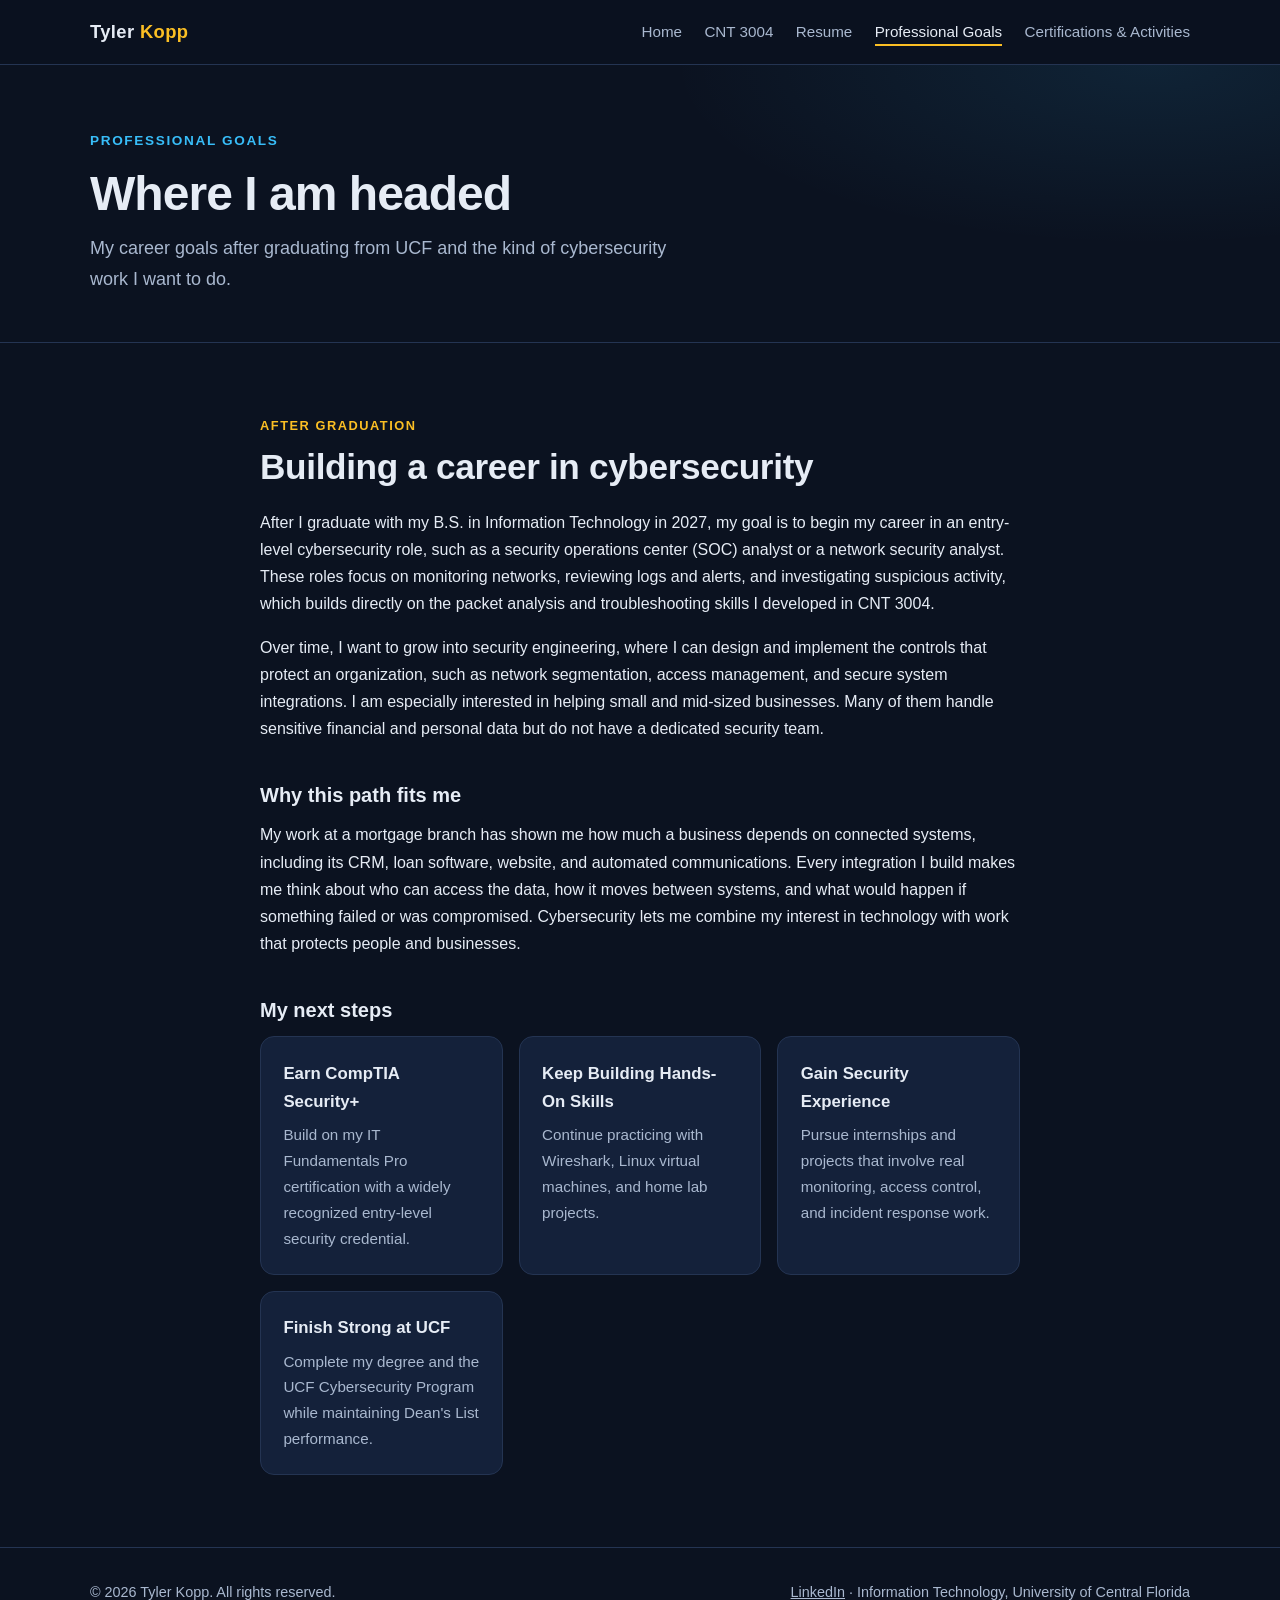
<file: goals.html>
<!DOCTYPE html>
<html lang="en">
<head>
  <meta charset="UTF-8">
  <meta name="viewport" content="width=device-width, initial-scale=1.0">
  <title>Professional Goals | Tyler Kopp</title>
  <meta name="description" content="The career goals of Tyler Kopp after graduating from UCF, with a focus on cybersecurity.">
  <meta name="theme-color" content="#0b1220">
  <link rel="icon" href="data:image/svg+xml,%3Csvg xmlns='http://www.w3.org/2000/svg' viewBox='0 0 64 64'%3E%3Crect width='64' height='64' rx='14' fill='%230b1220'/%3E%3Ctext x='50%25' y='56%25' text-anchor='middle' dominant-baseline='middle' font-family='Arial' font-weight='700' font-size='30' fill='%23fbbf24'%3ETK%3C/text%3E%3C/svg%3E">
  <link rel="stylesheet" href="style.css">
</head>
<body>
  <a class="skip-link" href="#main">Skip to main content</a>

  <header class="site-header">
    <nav class="nav container" aria-label="Main navigation">
      <a class="nav-brand" href="index.html">Tyler <span>Kopp</span></a>
      <button class="nav-toggle" type="button" aria-expanded="false" aria-controls="nav-links">Menu</button>
      <ul class="nav-links" id="nav-links">
        <li><a href="index.html">Home</a></li>
        <li><a href="cnt3004.html">CNT 3004</a></li>
        <li><a href="resume.html">Resume</a></li>
        <li><a href="goals.html" aria-current="page">Professional Goals</a></li>
        <li><a href="certifications.html">Certifications &amp; Activities</a></li>
      </ul>
    </nav>
  </header>

  <main id="main">
    <section class="page-hero">
      <div class="container">
        <p class="eyebrow">Professional Goals</p>
        <h1>Where I am headed</h1>
        <p class="lead">My career goals after graduating from UCF and the kind of cybersecurity work I want to do.</p>
      </div>
    </section>

    <section class="section">
      <div class="container narrow">
        <p class="section-label">After Graduation</p>
        <h2>Building a career in cybersecurity</h2>
        <p>After I graduate with my B.S. in Information Technology in 2027, my goal is to begin my career in an entry-level cybersecurity role, such as a security operations center (SOC) analyst or a network security analyst. These roles focus on monitoring networks, reviewing logs and alerts, and investigating suspicious activity, which builds directly on the packet analysis and troubleshooting skills I developed in CNT 3004.</p>
        <p>Over time, I want to grow into security engineering, where I can design and implement the controls that protect an organization, such as network segmentation, access management, and secure system integrations. I am especially interested in helping small and mid-sized businesses. Many of them handle sensitive financial and personal data but do not have a dedicated security team.</p>

        <h3 class="subhead">Why this path fits me</h3>
        <p>My work at a mortgage branch has shown me how much a business depends on connected systems, including its CRM, loan software, website, and automated communications. Every integration I build makes me think about who can access the data, how it moves between systems, and what would happen if something failed or was compromised. Cybersecurity lets me combine my interest in technology with work that protects people and businesses.</p>

        <h3 class="subhead">My next steps</h3>
        <ul class="card-grid">
          <li class="card">
            <h4>Earn CompTIA Security+</h4>
            <p>Build on my IT Fundamentals Pro certification with a widely recognized entry-level security credential.</p>
          </li>
          <li class="card">
            <h4>Keep Building Hands-On Skills</h4>
            <p>Continue practicing with Wireshark, Linux virtual machines, and home lab projects.</p>
          </li>
          <li class="card">
            <h4>Gain Security Experience</h4>
            <p>Pursue internships and projects that involve real monitoring, access control, and incident response work.</p>
          </li>
          <li class="card">
            <h4>Finish Strong at UCF</h4>
            <p>Complete my degree and the UCF Cybersecurity Program while maintaining Dean's List performance.</p>
          </li>
        </ul>
      </div>
    </section>
  </main>

  <footer class="site-footer">
    <div class="container footer-inner">
      <p>&copy; <span id="year">2026</span> Tyler Kopp. All rights reserved.</p>
      <p><a href="https://www.linkedin.com/in/tylerkopp2" target="_blank" rel="noopener">LinkedIn</a> &middot; Information Technology, University of Central Florida</p>
    </div>
  </footer>

  <script src="script.js"></script>
</body>
</html>
</file>
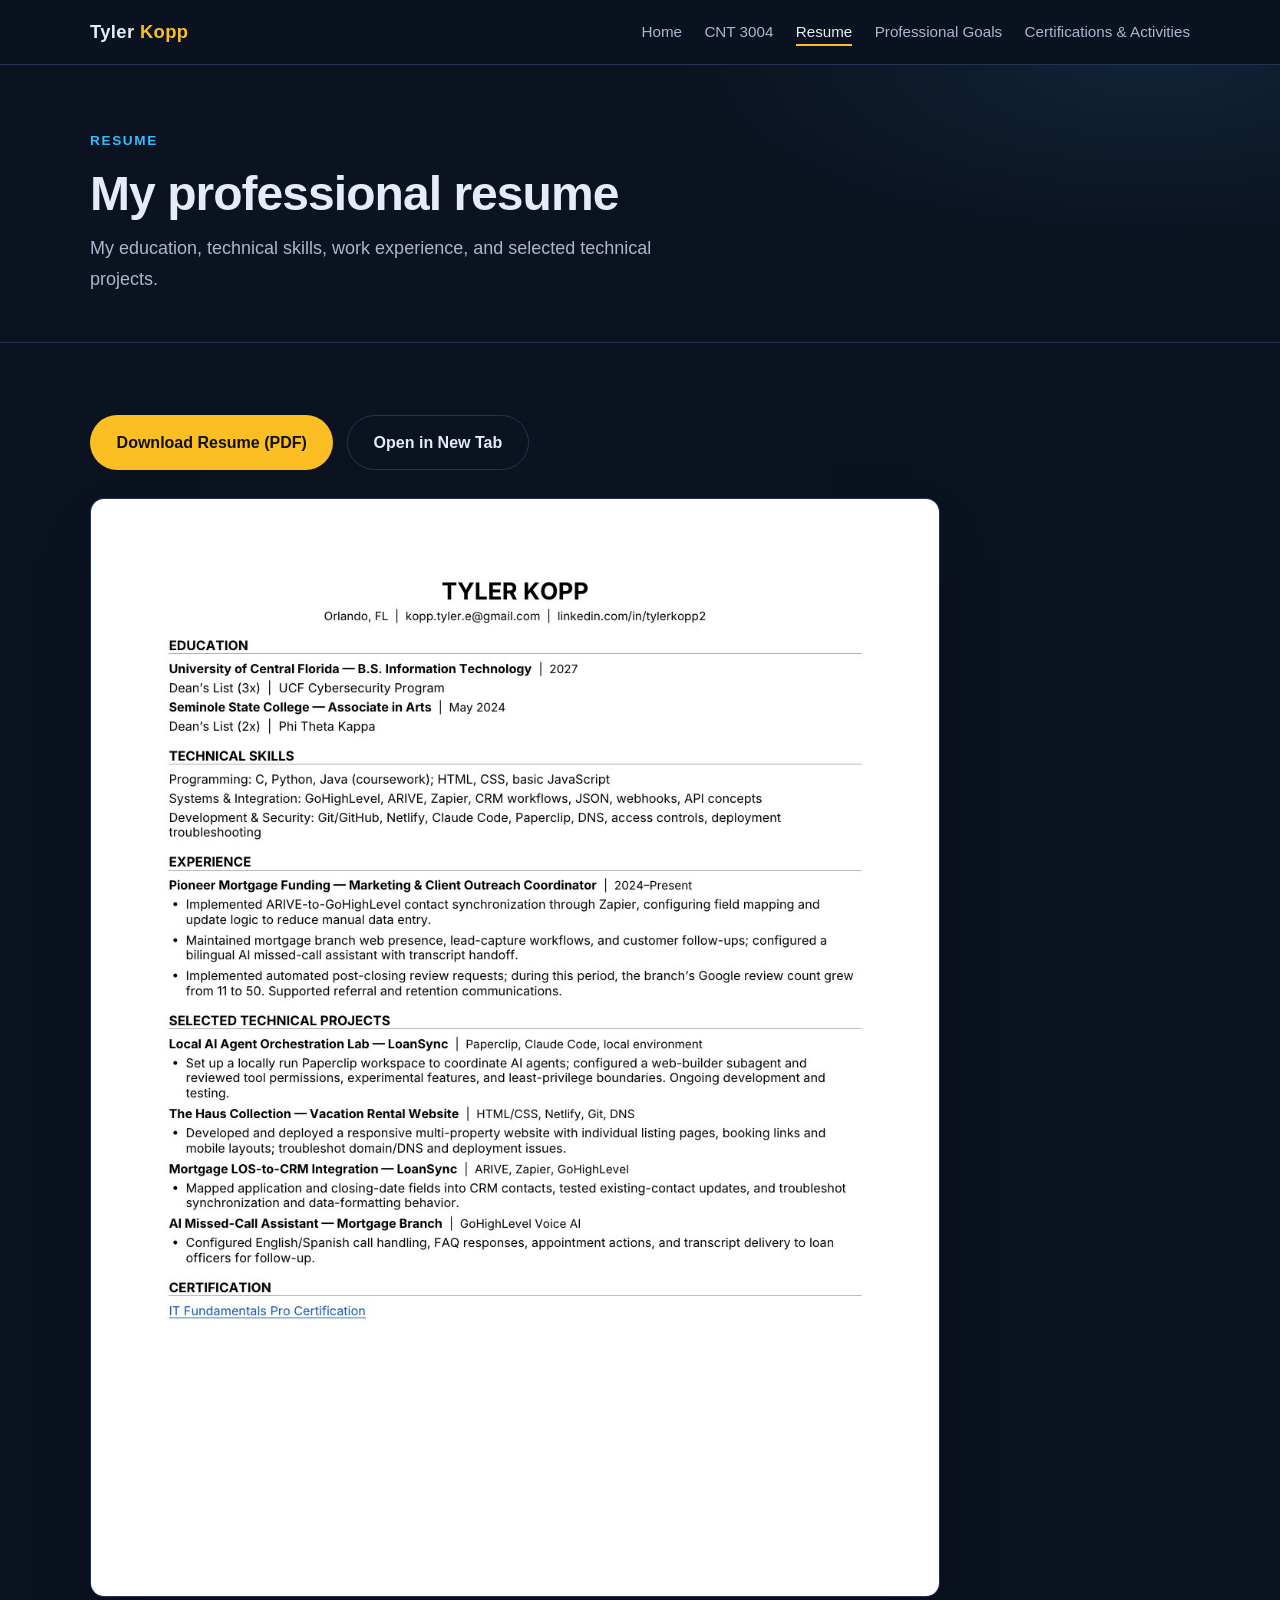
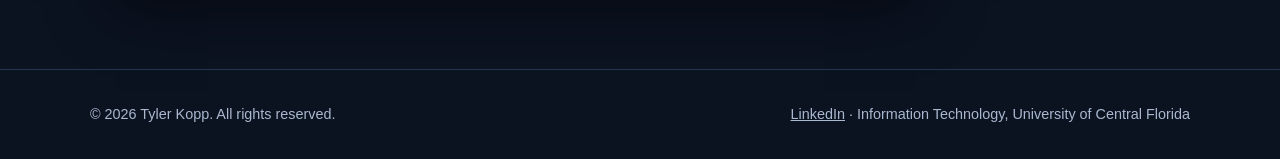
<file: resume.html>
<!DOCTYPE html>
<html lang="en">
<head>
  <meta charset="UTF-8">
  <meta name="viewport" content="width=device-width, initial-scale=1.0">
  <title>Resume | Tyler Kopp</title>
  <meta name="description" content="The resume of Tyler Kopp, Information Technology student at the University of Central Florida.">
  <meta name="theme-color" content="#0b1220">
  <link rel="icon" href="data:image/svg+xml,%3Csvg xmlns='http://www.w3.org/2000/svg' viewBox='0 0 64 64'%3E%3Crect width='64' height='64' rx='14' fill='%230b1220'/%3E%3Ctext x='50%25' y='56%25' text-anchor='middle' dominant-baseline='middle' font-family='Arial' font-weight='700' font-size='30' fill='%23fbbf24'%3ETK%3C/text%3E%3C/svg%3E">
  <link rel="stylesheet" href="style.css">
</head>
<body>
  <a class="skip-link" href="#main">Skip to main content</a>

  <header class="site-header">
    <nav class="nav container" aria-label="Main navigation">
      <a class="nav-brand" href="index.html">Tyler <span>Kopp</span></a>
      <button class="nav-toggle" type="button" aria-expanded="false" aria-controls="nav-links">Menu</button>
      <ul class="nav-links" id="nav-links">
        <li><a href="index.html">Home</a></li>
        <li><a href="cnt3004.html">CNT 3004</a></li>
        <li><a href="resume.html" aria-current="page">Resume</a></li>
        <li><a href="goals.html">Professional Goals</a></li>
        <li><a href="certifications.html">Certifications &amp; Activities</a></li>
      </ul>
    </nav>
  </header>

  <main id="main">
    <section class="page-hero">
      <div class="container">
        <p class="eyebrow">Resume</p>
        <h1>My professional resume</h1>
        <p class="lead">My education, technical skills, work experience, and selected technical projects.</p>
      </div>
    </section>

    <section class="section">
      <div class="container">
        <div class="resume-actions">
          <a class="btn btn-primary" href="files/Tyler-Kopp-Resume.pdf" download>Download Resume (PDF)</a>
          <a class="btn btn-secondary" href="files/Tyler-Kopp-Resume.pdf" target="_blank" rel="noopener">Open in New Tab</a>
        </div>
        <a class="resume-preview" href="files/Tyler-Kopp-Resume.pdf" target="_blank" rel="noopener">
          <img src="images/resume-preview.jpg" alt="Preview of Tyler Kopp's one-page resume. Select to open the PDF." width="1105" height="1430">
        </a>
      </div>
    </section>
  </main>

  <footer class="site-footer">
    <div class="container footer-inner">
      <p>&copy; <span id="year">2026</span> Tyler Kopp. All rights reserved.</p>
      <p><a href="https://www.linkedin.com/in/tylerkopp2" target="_blank" rel="noopener">LinkedIn</a> &middot; Information Technology, University of Central Florida</p>
    </div>
  </footer>

  <script src="script.js"></script>
</body>
</html>
</file>
<file: style.css>
:root {
  --bg: #0b1220;
  --bg-alt: #0f1a2e;
  --surface: #14213a;
  --surface-2: #1a2a47;
  --border: #243452;
  --text: #e6ecf5;
  --muted: #a9b8cf;
  --accent: #fbbf24;
  --accent-2: #38bdf8;
  --radius: 14px;
  --max: 1100px;
}

*, *::before, *::after { box-sizing: border-box; }

html { scroll-behavior: smooth; scroll-padding-top: 84px; }

body {
  margin: 0;
  background: var(--bg);
  color: var(--text);
  font-family: -apple-system, BlinkMacSystemFont, "Segoe UI", Roboto, Helvetica, Arial, sans-serif;
  line-height: 1.7;
  -webkit-font-smoothing: antialiased;
}

img { max-width: 100%; display: block; height: auto; }
a { color: var(--accent-2); }
a:hover { color: var(--text); }

.container { width: min(var(--max), 100% - 2.5rem); margin-inline: auto; }
.narrow { max-width: 760px; }

.skip-link {
  position: absolute; left: -999px; top: 0;
  background: var(--accent); color: #111;
  padding: .5rem 1rem; z-index: 200;
}
.skip-link:focus { left: 0; }

:focus-visible { outline: 3px solid var(--accent-2); outline-offset: 3px; border-radius: 4px; }

/* ---------- Header / navigation ---------- */
.site-header {
  position: sticky; top: 0; z-index: 100;
  background: rgba(11, 18, 32, .92);
  backdrop-filter: blur(10px);
  -webkit-backdrop-filter: blur(10px);
  border-bottom: 1px solid var(--border);
}
.nav { display: flex; align-items: center; justify-content: space-between; min-height: 64px; gap: 1rem; }
.nav-brand { font-weight: 700; font-size: 1.15rem; text-decoration: none; letter-spacing: .02em; color: var(--text); white-space: nowrap; }
.nav-brand span { color: var(--accent); }
.nav-links { display: flex; gap: 1.4rem; list-style: none; margin: 0; padding: 0; }
.nav-links a { text-decoration: none; color: var(--muted); font-weight: 500; font-size: .95rem; transition: color .2s; padding: .25rem 0; border-bottom: 2px solid transparent; }
.nav-links a:hover { color: var(--text); }
.nav-links a[aria-current="page"] { color: var(--text); border-bottom-color: var(--accent); }

.nav-toggle {
  display: none;
  background: transparent; color: var(--text);
  border: 1px solid var(--border); border-radius: 8px;
  padding: .45rem .75rem; font: inherit; font-size: .9rem; cursor: pointer;
}

@media (max-width: 860px) {
  .nav { flex-wrap: wrap; }
  .nav-toggle { display: block; }
  .nav-links { display: none; width: 100%; flex-direction: column; gap: 0; padding-bottom: .75rem; }
  .nav-links.open { display: flex; }
  .nav-links a { display: block; padding: .6rem 0; border-bottom: 1px solid var(--border); }
  .nav-links a[aria-current="page"] { border-bottom-color: var(--border); color: var(--accent); }
}

/* ---------- Hero ---------- */
.hero {
  padding: 5rem 0 5.5rem;
  background: radial-gradient(900px 400px at 85% 0%, rgba(56, 189, 248, .12), transparent 60%);
}
.hero-grid { display: grid; grid-template-columns: 1.25fr .75fr; gap: 4rem; align-items: center; }
.eyebrow { color: var(--accent-2); font-weight: 600; letter-spacing: .12em; text-transform: uppercase; font-size: .85rem; margin: 0 0 1rem; }
h1 { font-size: clamp(2.4rem, 6vw, 4rem); line-height: 1.1; margin: 0 0 .75rem; letter-spacing: -.02em; }
.accent { color: var(--accent); }
.headline { font-size: clamp(1.2rem, 2.5vw, 1.5rem); font-weight: 600; margin: 0 0 1rem; }
.lead { color: var(--muted); font-size: 1.125rem; max-width: 34em; margin: 0 0 2rem; }
.hero-actions { display: flex; flex-wrap: wrap; gap: .85rem; }

.btn {
  display: inline-block; padding: .8rem 1.6rem; border-radius: 999px;
  font-weight: 600; text-decoration: none; border: 1px solid transparent;
  transition: transform .15s, background .2s, border-color .2s, color .2s;
}
.btn:hover { transform: translateY(-1px); }
.btn-primary { background: var(--accent); color: #111; }
.btn-primary:hover { background: #fcd34d; color: #111; }
.btn-secondary { border-color: var(--border); color: var(--text); }
.btn-secondary:hover { border-color: var(--accent-2); color: var(--text); }

.photo-frame {
  border-radius: 24px; overflow: hidden;
  border: 1px solid var(--border);
  box-shadow: 0 30px 60px -20px rgba(0, 0, 0, .6);
  aspect-ratio: 1 / 1;
  max-width: 380px; margin-inline: auto;
}
.photo-frame img { width: 100%; height: 100%; object-fit: cover; }
.hero-photo { margin: 0; }

/* ---------- Page header (inner pages) ---------- */
.page-hero {
  padding: 4rem 0 3rem;
  border-bottom: 1px solid var(--border);
  background: radial-gradient(800px 300px at 90% 0%, rgba(56, 189, 248, .10), transparent 60%);
}
.page-hero h1 { font-size: clamp(2rem, 5vw, 3rem); }
.page-hero .lead { margin-bottom: 0; }

/* ---------- Sections ---------- */
.section { padding: 4.5rem 0; }
.section-alt { background: var(--bg-alt); border-block: 1px solid var(--border); }
.section-label { color: var(--accent); font-weight: 600; letter-spacing: .12em; text-transform: uppercase; font-size: .8rem; margin: 0 0 .5rem; }
h2 { font-size: clamp(1.6rem, 3.5vw, 2.2rem); line-height: 1.25; margin: 0 0 1.25rem; letter-spacing: -.01em; }
h3 { font-size: 1.25rem; line-height: 1.35; margin: 0 0 .75rem; }
h4 { font-size: 1.05rem; margin: 0 0 .35rem; }
p { margin: 0 0 1rem; }
.muted { color: var(--muted); }

.subhead { margin-top: 2.5rem; }
.sub-intro { color: var(--muted); margin-bottom: 1.25rem; }

.facts { display: grid; grid-template-columns: repeat(auto-fit, minmax(200px, 1fr)); gap: 1rem; margin: 2rem 0 0; }
.facts div { background: var(--surface); border: 1px solid var(--border); border-radius: var(--radius); padding: 1rem 1.25rem; }
.facts dt { color: var(--muted); font-size: .8rem; text-transform: uppercase; letter-spacing: .08em; }
.facts dd { margin: .15rem 0 0; font-weight: 600; }

.card-grid { list-style: none; padding: 0; margin: 0; display: grid; grid-template-columns: repeat(auto-fill, minmax(240px, 1fr)); gap: 1rem; }
.card { background: var(--surface); border: 1px solid var(--border); border-radius: var(--radius); padding: 1.4rem; }
.card p { color: var(--muted); margin: 0; font-size: .95rem; }

/* ---------- Home quick links ---------- */
.quick-links { list-style: none; padding: 0; margin: 0; display: grid; grid-template-columns: repeat(auto-fit, minmax(220px, 1fr)); gap: 1rem; }
.quick-links a {
  display: block; height: 100%; text-decoration: none; color: var(--text);
  background: var(--surface); border: 1px solid var(--border); border-radius: var(--radius);
  padding: 1.4rem; transition: border-color .2s, transform .15s;
}
.quick-links a:hover { border-color: var(--accent); transform: translateY(-2px); }
.quick-links span { display: block; color: var(--muted); font-size: .92rem; margin-top: .3rem; }

/* ---------- Course page ---------- */
.course-meta { display: flex; flex-wrap: wrap; gap: .6rem; margin-top: 1.5rem; }
.chip { background: var(--surface); border: 1px solid var(--border); border-radius: 999px; padding: .3rem .85rem; font-size: .85rem; color: var(--muted); }

.toc { background: var(--surface); border: 1px solid var(--border); border-radius: var(--radius); padding: 1.25rem 1.5rem; margin-bottom: 3rem; }
.toc h2 { font-size: 1rem; text-transform: uppercase; letter-spacing: .1em; color: var(--muted); margin-bottom: .5rem; }
.toc ol { margin: 0; padding-left: 1.25rem; columns: 2 260px; column-gap: 2rem; }
.toc li { margin: .2rem 0; break-inside: avoid; }
.toc a { text-decoration: none; }
.toc a:hover { text-decoration: underline; }

.reflection {
  background: var(--surface); border: 1px solid var(--border); border-left: 4px solid var(--accent);
  border-radius: var(--radius); padding: 1.75rem 1.75rem 1rem; margin-bottom: 1.75rem;
}
.reflection header { margin-bottom: 1rem; }
.reflection .kicker { color: var(--accent-2); font-size: .8rem; font-weight: 600; letter-spacing: .1em; text-transform: uppercase; margin: 0 0 .25rem; }
.reflection h3 { font-size: 1.35rem; margin: 0; }
.reflection h4 { color: var(--accent); font-size: .85rem; text-transform: uppercase; letter-spacing: .08em; margin: 1.25rem 0 .4rem; }
.reflection p, .reflection li { color: var(--text); }
.reflection ul { margin: 0 0 1rem; padding-left: 1.2rem; }
.reflection li { margin: .2rem 0; }

.tags { display: flex; flex-wrap: wrap; gap: .45rem; list-style: none; padding: 0 !important; margin: 0 0 1rem !important; }
.tags li { background: var(--surface-2); border: 1px solid var(--border); border-radius: 6px; padding: .15rem .6rem; font-size: .85rem; margin: 0 !important; color: var(--muted) !important; }

.callout { background: var(--surface); border: 1px solid var(--border); border-radius: var(--radius); padding: 1.5rem 1.75rem; }

/* ---------- Resume ---------- */
.resume-actions { display: flex; flex-wrap: wrap; gap: .85rem; margin-bottom: 1.75rem; }
.resume-preview { display: block; max-width: 850px; border-radius: var(--radius); overflow: hidden; border: 1px solid var(--border); box-shadow: 0 30px 60px -25px rgba(0,0,0,.6); }
.resume-preview img { width: 100%; background: #fff; }

/* ---------- Certifications ---------- */
.cert { display: grid; grid-template-columns: 1fr 1fr; gap: 2.5rem; align-items: center; }
.cert img { border-radius: 10px; border: 1px solid var(--border); background: #fff; }
.cert dl { display: grid; grid-template-columns: auto 1fr; gap: .35rem 1rem; margin: 1rem 0 0; }
.cert dt { color: var(--muted); }
.cert dd { margin: 0; font-weight: 600; }
.timeline { list-style: none; padding: 0; margin: 0; display: grid; gap: 1rem; }
.timeline li { background: var(--surface); border: 1px solid var(--border); border-radius: var(--radius); padding: 1.25rem 1.4rem; }
.timeline .meta { color: var(--accent-2); font-size: .85rem; font-weight: 600; margin: 0 0 .25rem; }
.timeline p:last-child { margin-bottom: 0; color: var(--muted); }

/* ---------- Footer ---------- */
.site-footer { border-top: 1px solid var(--border); padding: 2rem 0; color: var(--muted); font-size: .9rem; }
.footer-inner { display: flex; flex-wrap: wrap; justify-content: space-between; gap: .75rem 2rem; }
.footer-inner p { margin: 0; }
.footer-inner a { color: var(--muted); }
.footer-inner a:hover { color: var(--text); }

/* ---------- Responsive ---------- */
@media (max-width: 860px) {
  .hero { padding: 3rem 0 4rem; }
  .hero-grid { grid-template-columns: 1fr; gap: 2.5rem; }
  .hero-photo { order: -1; }
  .photo-frame { max-width: 260px; margin-inline: 0; }
  .cert { grid-template-columns: 1fr; }
  .section { padding: 3.25rem 0; }
  .reflection { padding: 1.35rem 1.25rem .75rem; }
}

@media (prefers-reduced-motion: reduce) {
  html { scroll-behavior: auto; }
  * { transition: none !important; }
}

@media print {
  .site-header, .site-footer, .hero-actions, .toc, .resume-actions { display: none; }
  body { background: #fff; color: #000; }
  .reflection, .card, .callout { background: #fff; border-color: #ccc; color: #000; }
}

code {
  font-family: ui-monospace, SFMono-Regular, Menlo, Consolas, monospace;
  font-size: .88em;
  background: var(--surface-2);
  border: 1px solid var(--border);
  border-radius: 5px;
  padding: .05em .35em;
  white-space: nowrap;
}

.m0 { margin: 0; }
.mt-2 { margin-top: 2rem; }
</file>
